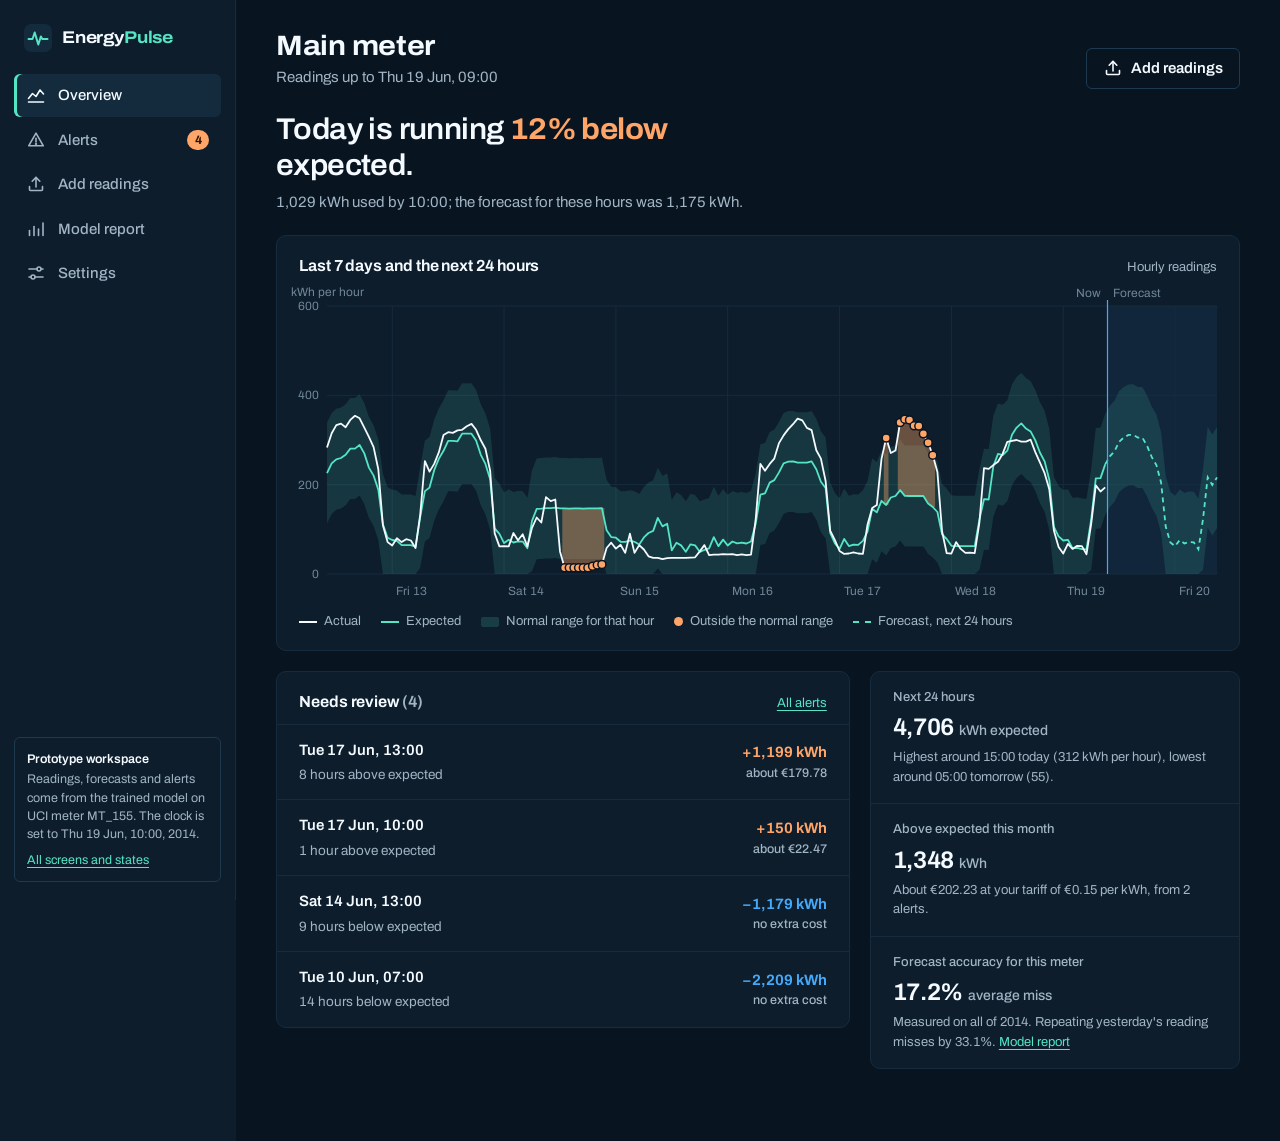
<file: ui/index.html>
<!DOCTYPE html>
<html lang="en">
<head>
  <meta charset="utf-8">
  <meta name="viewport" content="width=device-width, initial-scale=1">
  <title>Overview - EnergyPulse AI</title>
  <link rel="stylesheet" href="assets/app.css">
</head>
<body data-page="overview">
  <div id="app"></div>
  <noscript>EnergyPulse AI needs JavaScript to show this screen.</noscript>
  <script src="assets/data.js"></script>
  <script src="assets/app.js"></script>
  <script src="assets/pages.js"></script>
</body>
</html>
</file>
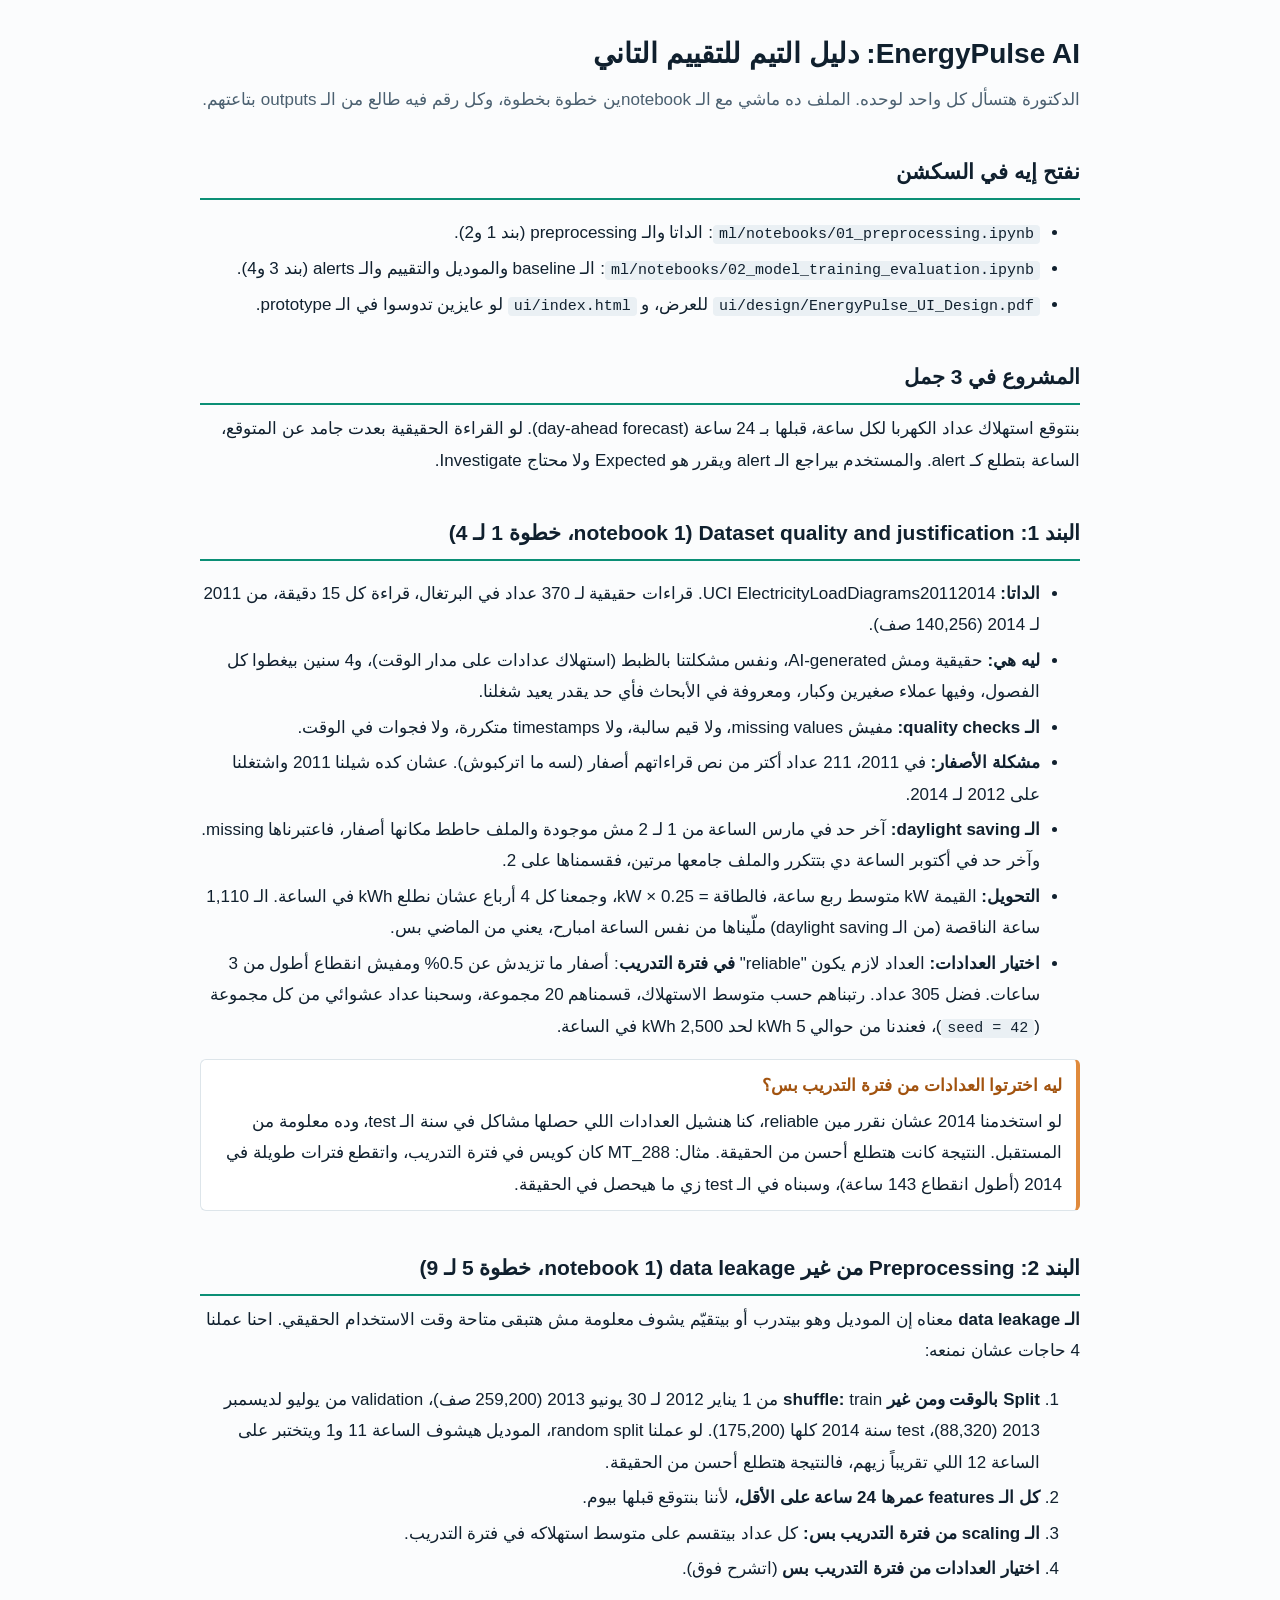
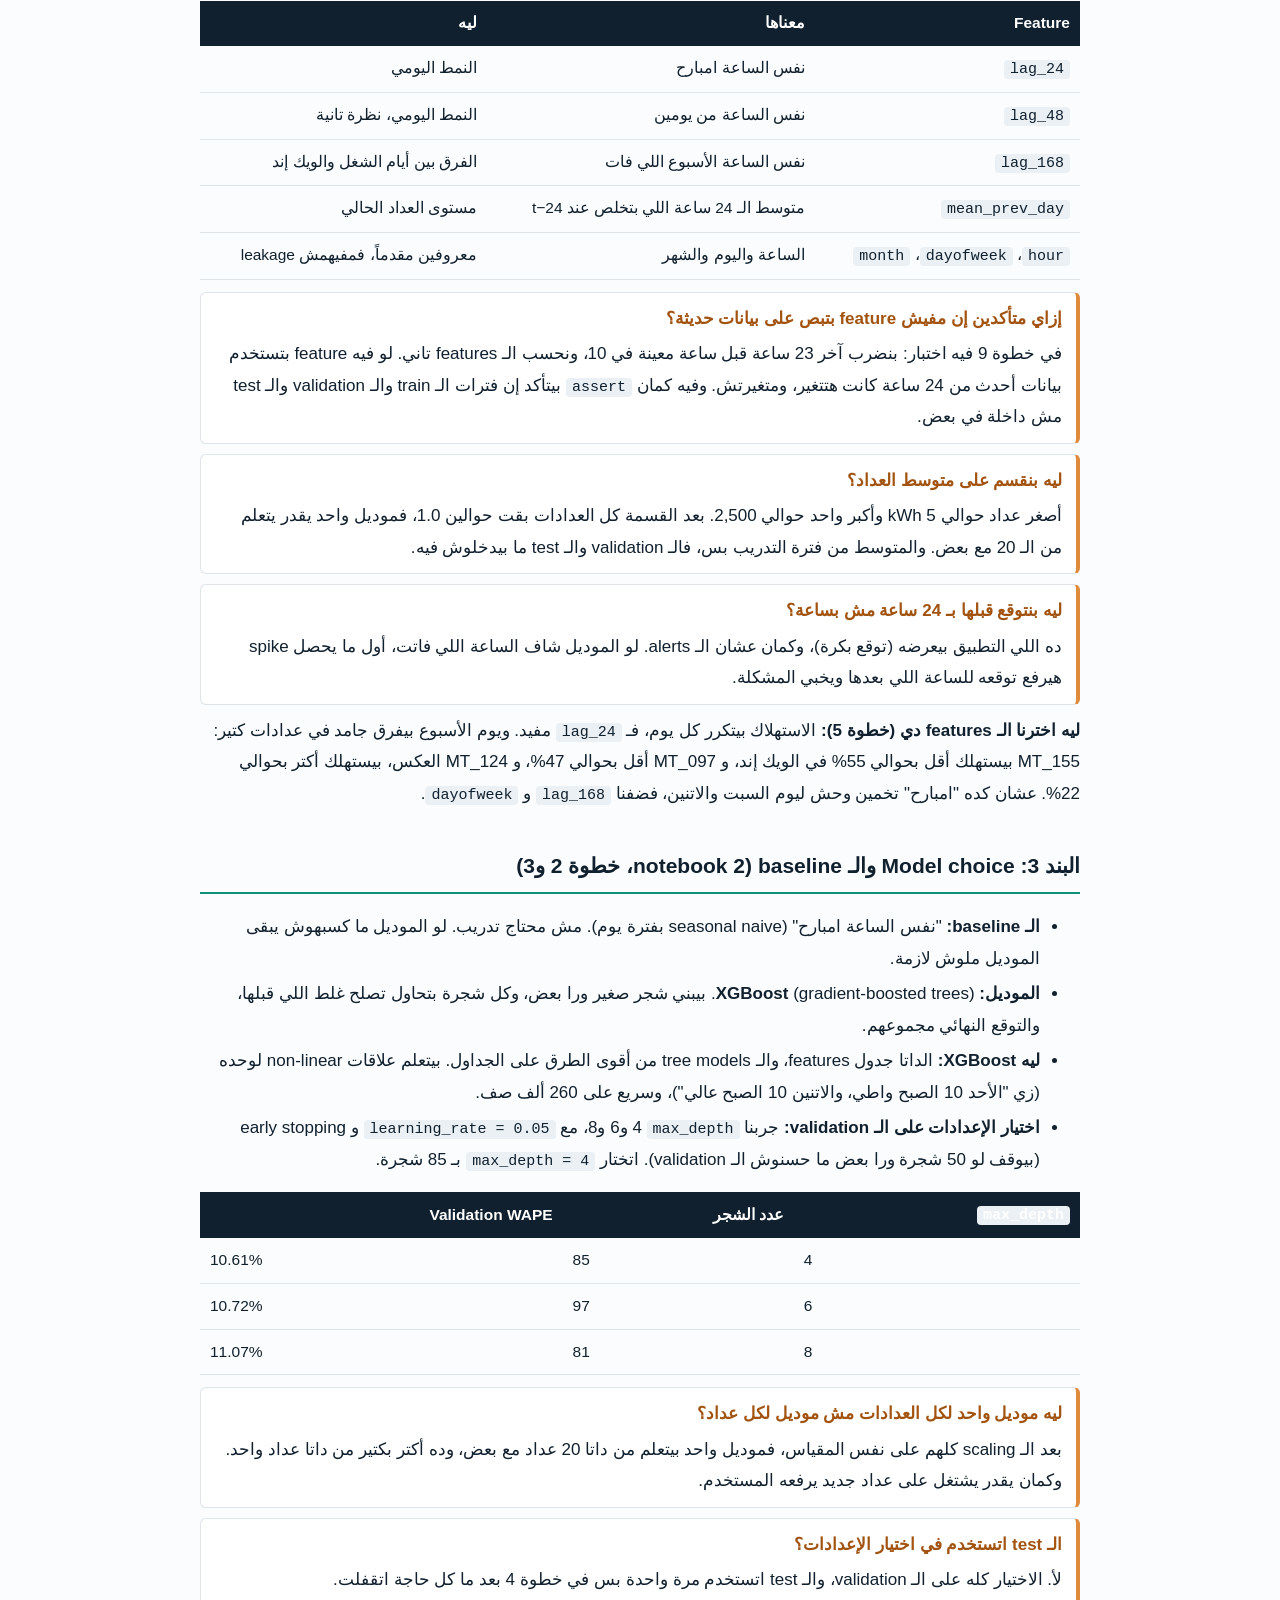
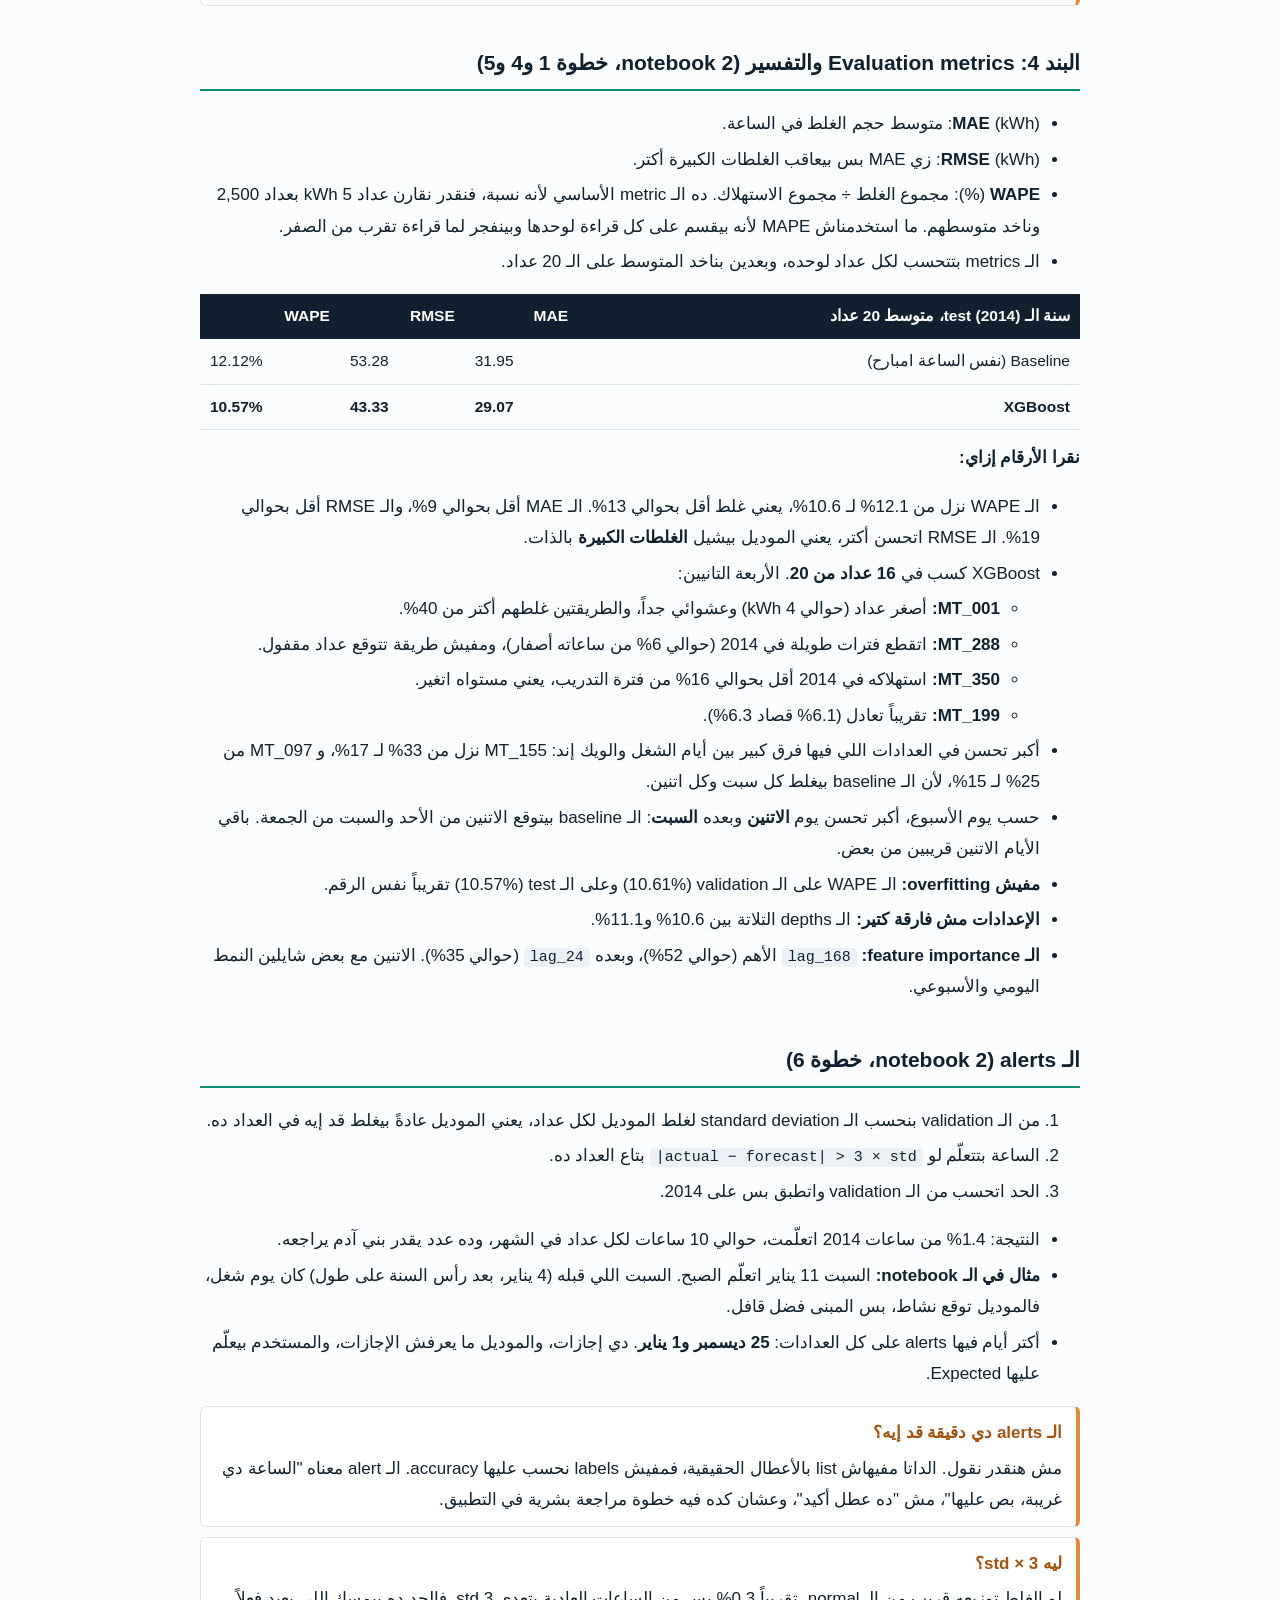
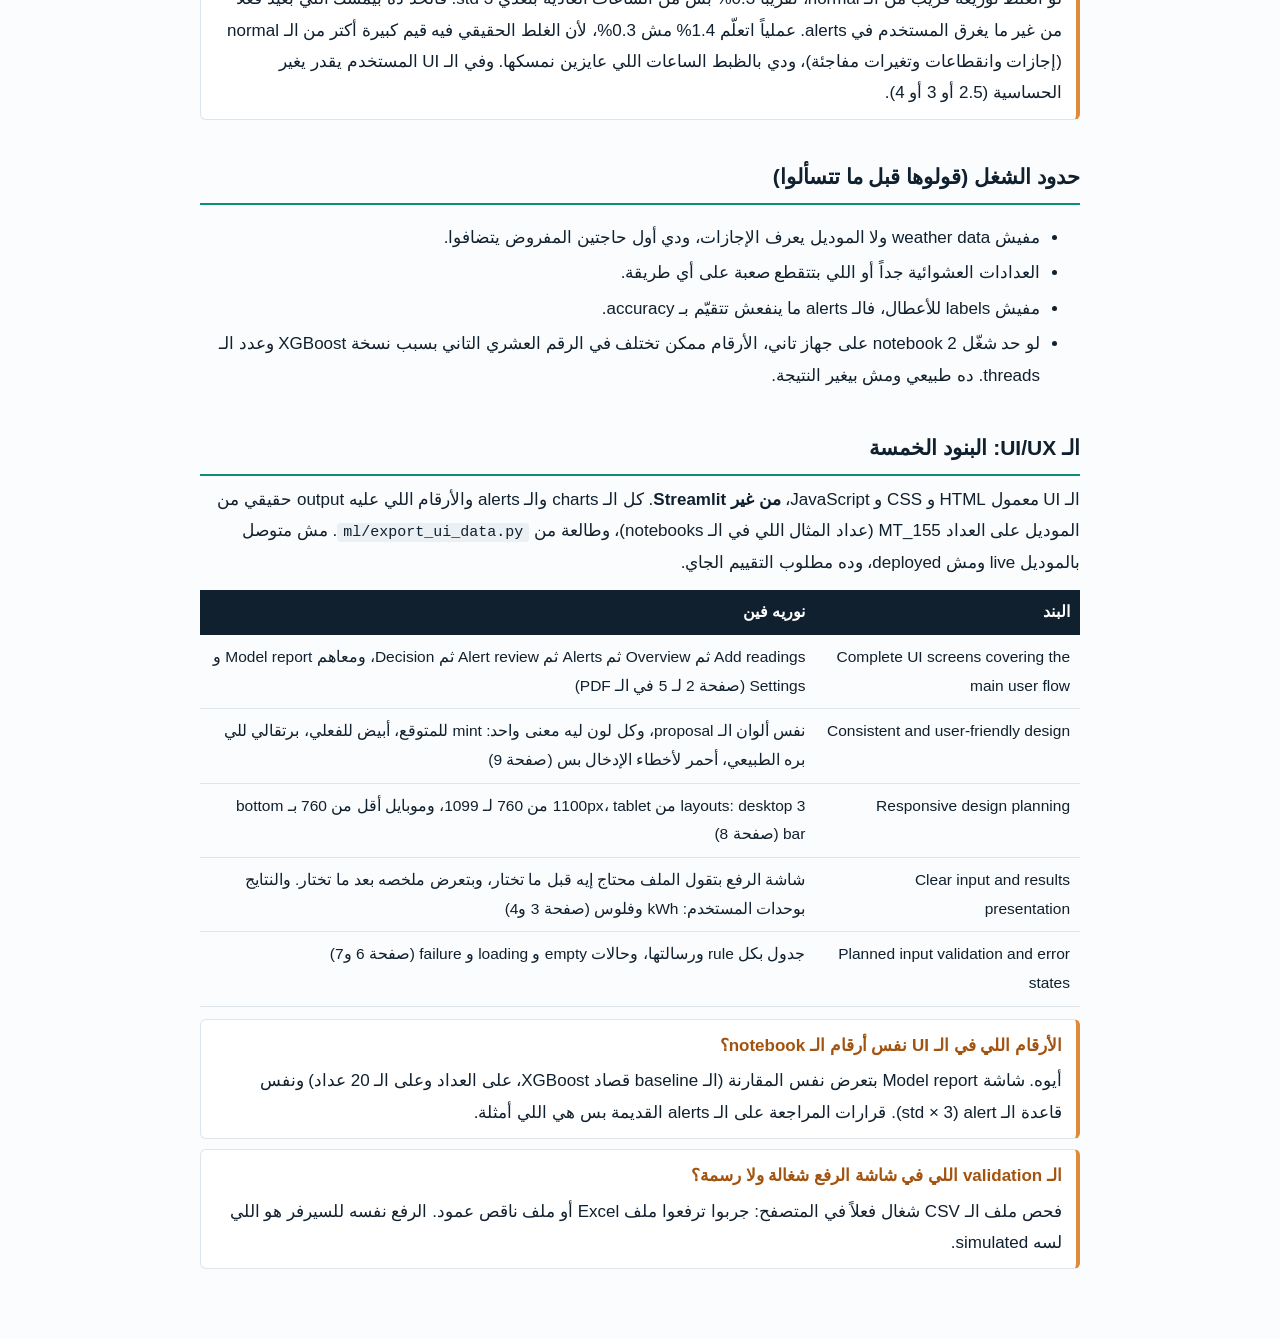
<file: docs/Team_Guide_AR.html>
<!DOCTYPE html>
<html lang="ar" dir="rtl">
<head>
<meta charset="utf-8">
<meta name="viewport" content="width=device-width, initial-scale=1">
<title>EnergyPulse AI - دليل التيم للتقييم التاني</title>
<style>
  body { font-family: "Segoe UI", Tahoma, Arial, sans-serif; max-width: 880px; margin: 0 auto; padding: 28px 22px 60px; line-height: 1.85; color: #10202e; background: #fbfcfd; font-size: 17px; }
  h1 { font-size: 28px; margin: 0 0 4px; }
  h2 { font-size: 21px; margin: 38px 0 8px; padding-bottom: 6px; border-bottom: 2px solid #0b8f76; }
  h3 { font-size: 17.5px; margin: 22px 0 4px; color: #0b6b59; }
  p { margin: 8px 0; }
  code, .en { direction: ltr; unicode-bidi: isolate; }
  code { font-family: Consolas, "Courier New", monospace; font-size: 15px; background: #eaf0f4; padding: 1px 6px; border-radius: 4px; }
  table { width: 100%; border-collapse: collapse; margin: 12px 0; font-size: 15.5px; }
  th { background: #10202e; color: #fff; padding: 8px 10px; text-align: right; font-weight: 600; }
  td { padding: 8px 10px; border-bottom: 1px solid #dde5ea; vertical-align: top; }
  td.n { direction: ltr; text-align: left; white-space: nowrap; font-variant-numeric: tabular-nums; }
  .q { background: #fff; border: 1px solid #dde5ea; border-right: 4px solid #e08a3c; border-radius: 6px; padding: 10px 14px; margin: 10px 0; }
  .q b { color: #a2530f; }
  .q p { margin: 4px 0 0; }
  .warn { background: #fff7ef; border: 1px solid #f0c9a0; border-radius: 6px; padding: 12px 16px; margin: 14px 0; }
  .lead { color: #4b6070; margin-top: 0; }
  li { margin: 4px 0; }
  @media print { body { background: #fff; font-size: 14px; } h2 { break-after: avoid; } .q, tr { break-inside: avoid; } }
</style>
</head>
<body>

<h1>EnergyPulse AI: دليل التيم للتقييم التاني</h1>
<p class="lead">الدكتورة هتسأل كل واحد لوحده. الملف ده ماشي مع الـ notebookين خطوة بخطوة، وكل رقم فيه طالع من الـ outputs بتاعتهم.</p>

<h2>نفتح إيه في السكشن</h2>
<ul>
  <li><code>ml/notebooks/01_preprocessing.ipynb</code>: الداتا والـ preprocessing (بند 1 و2).</li>
  <li><code>ml/notebooks/02_model_training_evaluation.ipynb</code>: الـ baseline والموديل والتقييم والـ alerts (بند 3 و4).</li>
  <li><code>ui/design/EnergyPulse_UI_Design.pdf</code> للعرض، و <code>ui/index.html</code> لو عايزين تدوسوا في الـ prototype.</li>
</ul>

<h2>المشروع في 3 جمل</h2>
<p>بنتوقع استهلاك عداد الكهربا لكل ساعة، قبلها بـ 24 ساعة (<span class="en">day-ahead forecast</span>). لو القراءة الحقيقية بعدت جامد عن المتوقع، الساعة بتطلع كـ alert. والمستخدم بيراجع الـ alert ويقرر هو <span class="en">Expected</span> ولا محتاج <span class="en">Investigate</span>.</p>

<h2>البند 1: Dataset quality and justification (notebook 1، خطوة 1 لـ 4)</h2>
<ul>
  <li><b>الداتا:</b> <span class="en">UCI ElectricityLoadDiagrams20112014</span>. قراءات حقيقية لـ 370 عداد في البرتغال، قراءة كل 15 دقيقة، من 2011 لـ 2014 (140,256 صف).</li>
  <li><b>ليه هي:</b> حقيقية ومش AI-generated، ونفس مشكلتنا بالظبط (استهلاك عدادات على مدار الوقت)، و4 سنين بيغطوا كل الفصول، وفيها عملاء صغيرين وكبار، ومعروفة في الأبحاث فأي حد يقدر يعيد شغلنا.</li>
  <li><b>الـ quality checks:</b> مفيش missing values، ولا قيم سالبة، ولا timestamps متكررة، ولا فجوات في الوقت.</li>
  <li><b>مشكلة الأصفار:</b> في 2011، ‏211 عداد أكتر من نص قراءاتهم أصفار (لسه ما اتركبوش). عشان كده شيلنا 2011 واشتغلنا على 2012 لـ 2014.</li>
  <li><b>الـ daylight saving:</b> آخر حد في مارس الساعة من 1 لـ 2 مش موجودة والملف حاطط مكانها أصفار، فاعتبرناها missing. وآخر حد في أكتوبر الساعة دي بتتكرر والملف جامعها مرتين، فقسمناها على 2.</li>
  <li><b>التحويل:</b> القيمة kW متوسط ربع ساعة، فالطاقة = kW × 0.25، وجمعنا كل 4 أرباع عشان نطلع kWh في الساعة. الـ 1,110 ساعة الناقصة (من الـ daylight saving) ملّيناها من نفس الساعة امبارح، يعني من الماضي بس.</li>
  <li><b>اختيار العدادات:</b> العداد لازم يكون "reliable" <b>في فترة التدريب</b>: أصفار ما تزيدش عن 0.5% ومفيش انقطاع أطول من 3 ساعات. فضل 305 عداد. رتبناهم حسب متوسط الاستهلاك، قسمناهم 20 مجموعة، وسحبنا عداد عشوائي من كل مجموعة (<code>seed = 42</code>)، فعندنا من حوالي 5 kWh لحد 2,500 kWh في الساعة.</li>
</ul>
<div class="q"><b>ليه اخترتوا العدادات من فترة التدريب بس؟</b><p>لو استخدمنا 2014 عشان نقرر مين reliable، كنا هنشيل العدادات اللي حصلها مشاكل في سنة الـ test، وده معلومة من المستقبل. النتيجة كانت هتطلع أحسن من الحقيقة. مثال: MT_288 كان كويس في فترة التدريب، واتقطع فترات طويلة في 2014 (أطول انقطاع 143 ساعة)، وسبناه في الـ test زي ما هيحصل في الحقيقة.</p></div>

<h2>البند 2: Preprocessing من غير data leakage (notebook 1، خطوة 5 لـ 9)</h2>
<p><b>الـ data leakage</b> معناه إن الموديل وهو بيتدرب أو بيتقيّم يشوف معلومة مش هتبقى متاحة وقت الاستخدام الحقيقي. احنا عملنا 4 حاجات عشان نمنعه:</p>
<ol>
  <li><b>Split بالوقت ومن غير shuffle:</b> train من 1 يناير 2012 لـ 30 يونيو 2013 (259,200 صف)، validation من يوليو لديسمبر 2013 (88,320)، test سنة 2014 كلها (175,200). لو عملنا random split، الموديل هيشوف الساعة 11 و1 ويتختبر على الساعة 12 اللي تقريباً زيهم، فالنتيجة هتطلع أحسن من الحقيقة.</li>
  <li><b>كل الـ features عمرها 24 ساعة على الأقل،</b> لأننا بنتوقع قبلها بيوم.</li>
  <li><b>الـ scaling من فترة التدريب بس:</b> كل عداد بيتقسم على متوسط استهلاكه في فترة التدريب.</li>
  <li><b>اختيار العدادات من فترة التدريب بس</b> (اتشرح فوق).</li>
</ol>
<table>
  <tr><th>Feature</th><th>معناها</th><th>ليه</th></tr>
  <tr><td><code>lag_24</code></td><td>نفس الساعة امبارح</td><td>النمط اليومي</td></tr>
  <tr><td><code>lag_48</code></td><td>نفس الساعة من يومين</td><td>النمط اليومي، نظرة تانية</td></tr>
  <tr><td><code>lag_168</code></td><td>نفس الساعة الأسبوع اللي فات</td><td>الفرق بين أيام الشغل والويك إند</td></tr>
  <tr><td><code>mean_prev_day</code></td><td>متوسط الـ 24 ساعة اللي بتخلص عند t−24</td><td>مستوى العداد الحالي</td></tr>
  <tr><td><code>hour</code>، <code>dayofweek</code>، <code>month</code></td><td>الساعة واليوم والشهر</td><td>معروفين مقدماً، فمفيهمش leakage</td></tr>
</table>
<div class="q"><b>إزاي متأكدين إن مفيش feature بتبص على بيانات حديثة؟</b><p>في خطوة 9 فيه اختبار: بنضرب آخر 23 ساعة قبل ساعة معينة في 10، ونحسب الـ features تاني. لو فيه feature بتستخدم بيانات أحدث من 24 ساعة كانت هتتغير، ومتغيرتش. وفيه كمان <code>assert</code> بيتأكد إن فترات الـ train والـ validation والـ test مش داخلة في بعض.</p></div>
<div class="q"><b>ليه بنقسم على متوسط العداد؟</b><p>أصغر عداد حوالي 5 kWh وأكبر واحد حوالي 2,500. بعد القسمة كل العدادات بقت حوالين 1.0، فموديل واحد يقدر يتعلم من الـ 20 مع بعض. والمتوسط من فترة التدريب بس، فالـ validation والـ test ما بيدخلوش فيه.</p></div>
<div class="q"><b>ليه بنتوقع قبلها بـ 24 ساعة مش بساعة؟</b><p>ده اللي التطبيق بيعرضه (توقع بكرة)، وكمان عشان الـ alerts. لو الموديل شاف الساعة اللي فاتت، أول ما يحصل spike هيرفع توقعه للساعة اللي بعدها ويخبي المشكلة.</p></div>
<p><b>ليه اخترنا الـ features دي (خطوة 5):</b> الاستهلاك بيتكرر كل يوم، فـ <code>lag_24</code> مفيد. ويوم الأسبوع بيفرق جامد في عدادات كتير: MT_155 بيستهلك أقل بحوالي 55% في الويك إند، و MT_097 أقل بحوالي 47%، و MT_124 العكس، بيستهلك أكتر بحوالي 22%. عشان كده "امبارح" تخمين وحش ليوم السبت والاتنين، فضفنا <code>lag_168</code> و <code>dayofweek</code>.</p>

<h2>البند 3: Model choice والـ baseline (notebook 2، خطوة 2 و3)</h2>
<ul>
  <li><b>الـ baseline:</b> "نفس الساعة امبارح" (<span class="en">seasonal naive</span> بفترة يوم). مش محتاج تدريب. لو الموديل ما كسبهوش يبقى الموديل ملوش لازمة.</li>
  <li><b>الموديل: XGBoost</b> (gradient-boosted trees). بيبني شجر صغير ورا بعض، وكل شجرة بتحاول تصلح غلط اللي قبلها، والتوقع النهائي مجموعهم.</li>
  <li><b>ليه XGBoost:</b> الداتا جدول features، والـ tree models من أقوى الطرق على الجداول. بيتعلم علاقات non-linear لوحده (زي "الأحد 10 الصبح واطي، والاتنين 10 الصبح عالي")، وسريع على 260 ألف صف.</li>
  <li><b>اختيار الإعدادات على الـ validation:</b> جربنا <code>max_depth</code> 4 و6 و8، مع <code>learning_rate = 0.05</code> و early stopping (بيوقف لو 50 شجرة ورا بعض ما حسنوش الـ validation). اتختار <code>max_depth = 4</code> بـ 85 شجرة.</li>
</ul>
<table>
  <tr><th><code>max_depth</code></th><th>عدد الشجر</th><th>Validation WAPE</th></tr>
  <tr><td class="n">4</td><td class="n">85</td><td class="n">10.61%</td></tr>
  <tr><td class="n">6</td><td class="n">97</td><td class="n">10.72%</td></tr>
  <tr><td class="n">8</td><td class="n">81</td><td class="n">11.07%</td></tr>
</table>
<div class="q"><b>ليه موديل واحد لكل العدادات مش موديل لكل عداد؟</b><p>بعد الـ scaling كلهم على نفس المقياس، فموديل واحد بيتعلم من داتا 20 عداد مع بعض، وده أكتر بكتير من داتا عداد واحد. وكمان يقدر يشتغل على عداد جديد يرفعه المستخدم.</p></div>
<div class="q"><b>الـ test اتستخدم في اختيار الإعدادات؟</b><p>لأ. الاختيار كله على الـ validation، والـ test اتستخدم مرة واحدة بس في خطوة 4 بعد ما كل حاجة اتقفلت.</p></div>

<h2>البند 4: Evaluation metrics والتفسير (notebook 2، خطوة 1 و4 و5)</h2>
<ul>
  <li><b>MAE</b> (kWh): متوسط حجم الغلط في الساعة.</li>
  <li><b>RMSE</b> (kWh): زي MAE بس بيعاقب الغلطات الكبيرة أكتر.</li>
  <li><b>WAPE</b> (%): مجموع الغلط ÷ مجموع الاستهلاك. ده الـ metric الأساسي لأنه نسبة، فنقدر نقارن عداد 5 kWh بعداد 2,500 وناخد متوسطهم. ما استخدمناش MAPE لأنه بيقسم على كل قراءة لوحدها وبينفجر لما قراءة تقرب من الصفر.</li>
  <li>الـ metrics بتتحسب لكل عداد لوحده، وبعدين بناخد المتوسط على الـ 20 عداد.</li>
</ul>
<table>
  <tr><th>سنة الـ test (2014)، متوسط 20 عداد</th><th>MAE</th><th>RMSE</th><th>WAPE</th></tr>
  <tr><td>Baseline (نفس الساعة امبارح)</td><td class="n">31.95</td><td class="n">53.28</td><td class="n">12.12%</td></tr>
  <tr><td><b>XGBoost</b></td><td class="n"><b>29.07</b></td><td class="n"><b>43.33</b></td><td class="n"><b>10.57%</b></td></tr>
</table>
<p><b>نقرا الأرقام إزاي:</b></p>
<ul>
  <li>الـ WAPE نزل من 12.1% لـ 10.6%، يعني غلط أقل بحوالي 13%. الـ MAE أقل بحوالي 9%، والـ RMSE أقل بحوالي 19%. الـ RMSE اتحسن أكتر، يعني الموديل بيشيل <b>الغلطات الكبيرة</b> بالذات.</li>
  <li>XGBoost كسب في <b>16 عداد من 20</b>. الأربعة التانيين:
    <ul>
      <li><b>MT_001:</b> أصغر عداد (حوالي 4 kWh) وعشوائي جداً، والطريقتين غلطهم أكتر من 40%.</li>
      <li><b>MT_288:</b> اتقطع فترات طويلة في 2014 (حوالي 6% من ساعاته أصفار)، ومفيش طريقة تتوقع عداد مقفول.</li>
      <li><b>MT_350:</b> استهلاكه في 2014 أقل بحوالي 16% من فترة التدريب، يعني مستواه اتغير.</li>
      <li><b>MT_199:</b> تقريباً تعادل (6.1% قصاد 6.3%).</li>
    </ul></li>
  <li>أكبر تحسن في العدادات اللي فيها فرق كبير بين أيام الشغل والويك إند: MT_155 نزل من 33% لـ 17%، و MT_097 من 25% لـ 15%، لأن الـ baseline بيغلط كل سبت وكل اتنين.</li>
  <li>حسب يوم الأسبوع، أكبر تحسن يوم <b>الاتنين</b> وبعده <b>السبت</b>: الـ baseline بيتوقع الاتنين من الأحد والسبت من الجمعة. باقي الأيام الاتنين قريبين من بعض.</li>
  <li><b>مفيش overfitting:</b> الـ WAPE على الـ validation ‏(10.61%) وعلى الـ test ‏(10.57%) تقريباً نفس الرقم.</li>
  <li><b>الإعدادات مش فارقة كتير:</b> الـ depths التلاتة بين 10.6% و11.1%.</li>
  <li><b>الـ feature importance:</b> <code>lag_168</code> الأهم (حوالي 52%)، وبعده <code>lag_24</code> (حوالي 35%). الاتنين مع بعض شايلين النمط اليومي والأسبوعي.</li>
</ul>

<h2>الـ alerts (notebook 2، خطوة 6)</h2>
<ol>
  <li>من الـ validation بنحسب الـ standard deviation لغلط الموديل لكل عداد، يعني الموديل عادةً بيغلط قد إيه في العداد ده.</li>
  <li>الساعة بتتعلّم لو <code>|actual − forecast| &gt; 3 × std</code> بتاع العداد ده.</li>
  <li>الحد اتحسب من الـ validation واتطبق بس على 2014.</li>
</ol>
<ul>
  <li>النتيجة: 1.4% من ساعات 2014 اتعلّمت، حوالي 10 ساعات لكل عداد في الشهر، وده عدد يقدر بني آدم يراجعه.</li>
  <li><b>مثال في الـ notebook:</b> السبت 11 يناير اتعلّم الصبح. السبت اللي قبله (4 يناير، بعد رأس السنة على طول) كان يوم شغل، فالموديل توقع نشاط، بس المبنى فضل قافل.</li>
  <li>أكتر أيام فيها alerts على كل العدادات: <b>25 ديسمبر و1 يناير</b>. دي إجازات، والموديل ما يعرفش الإجازات، والمستخدم بيعلّم عليها Expected.</li>
</ul>
<div class="q"><b>الـ alerts دي دقيقة قد إيه؟</b><p>مش هنقدر نقول. الداتا مفيهاش list بالأعطال الحقيقية، فمفيش labels نحسب عليها accuracy. الـ alert معناه "الساعة دي غريبة، بص عليها"، مش "ده عطل أكيد"، وعشان كده فيه خطوة مراجعة بشرية في التطبيق.</p></div>
<div class="q"><b>ليه 3 × std؟</b><p>لو الغلط توزيعه قريب من الـ normal، تقريباً 0.3% بس من الساعات العادية بتعدي 3 std. فالحد ده بيمسك اللي بعيد فعلاً من غير ما يغرق المستخدم في alerts. عملياً اتعلّم 1.4% مش 0.3%، لأن الغلط الحقيقي فيه قيم كبيرة أكتر من الـ normal (إجازات وانقطاعات وتغيرات مفاجئة)، ودي بالظبط الساعات اللي عايزين نمسكها. وفي الـ UI المستخدم يقدر يغير الحساسية (2.5 أو 3 أو 4).</p></div>

<h2>حدود الشغل (قولوها قبل ما تتسألوا)</h2>
<ul>
  <li>مفيش weather data ولا الموديل يعرف الإجازات، ودي أول حاجتين المفروض يتضافوا.</li>
  <li>العدادات العشوائية جداً أو اللي بتتقطع صعبة على أي طريقة.</li>
  <li>مفيش labels للأعطال، فالـ alerts ما ينفعش تتقيّم بـ accuracy.</li>
  <li>لو حد شغّل notebook 2 على جهاز تاني، الأرقام ممكن تختلف في الرقم العشري التاني بسبب نسخة XGBoost وعدد الـ threads. ده طبيعي ومش بيغير النتيجة.</li>
</ul>

<h2>الـ UI/UX: البنود الخمسة</h2>
<p>الـ UI معمول HTML و CSS و JavaScript، <b>من غير Streamlit</b>. كل الـ charts والـ alerts والأرقام اللي عليه output حقيقي من الموديل على العداد MT_155 (عداد المثال اللي في الـ notebooks)، وطالعة من <code>ml/export_ui_data.py</code>. مش متوصل بالموديل live ومش deployed، وده مطلوب التقييم الجاي.</p>
<table>
  <tr><th>البند</th><th>نوريه فين</th></tr>
  <tr><td>Complete UI screens covering the main user flow</td><td>Add readings ثم Overview ثم Alerts ثم Alert review ثم Decision، ومعاهم Model report و Settings (صفحة 2 لـ 5 في الـ PDF)</td></tr>
  <tr><td>Consistent and user-friendly design</td><td>نفس ألوان الـ proposal، وكل لون ليه معنى واحد: mint للمتوقع، أبيض للفعلي، برتقالي للي بره الطبيعي، أحمر لأخطاء الإدخال بس (صفحة 9)</td></tr>
  <tr><td>Responsive design planning</td><td>3 layouts: desktop من 1100px، tablet من 760 لـ 1099، وموبايل أقل من 760 بـ bottom bar (صفحة 8)</td></tr>
  <tr><td>Clear input and results presentation</td><td>شاشة الرفع بتقول الملف محتاج إيه قبل ما تختار، وبتعرض ملخصه بعد ما تختار. والنتايج بوحدات المستخدم: kWh وفلوس (صفحة 3 و4)</td></tr>
  <tr><td>Planned input validation and error states</td><td>جدول بكل rule ورسالتها، وحالات empty و loading و failure (صفحة 6 و7)</td></tr>
</table>
<div class="q"><b>الأرقام اللي في الـ UI نفس أرقام الـ notebook؟</b><p>أيوه. شاشة Model report بتعرض نفس المقارنة (الـ baseline قصاد XGBoost، على العداد وعلى الـ 20 عداد) ونفس قاعدة الـ alert (‏3 × std). قرارات المراجعة على الـ alerts القديمة بس هي اللي أمثلة.</p></div>
<div class="q"><b>الـ validation اللي في شاشة الرفع شغالة ولا رسمة؟</b><p>فحص ملف الـ CSV شغال فعلاً في المتصفح: جربوا ترفعوا ملف Excel أو ملف ناقص عمود. الرفع نفسه للسيرفر هو اللي لسه simulated.</p></div>

</body>
</html>
</file>
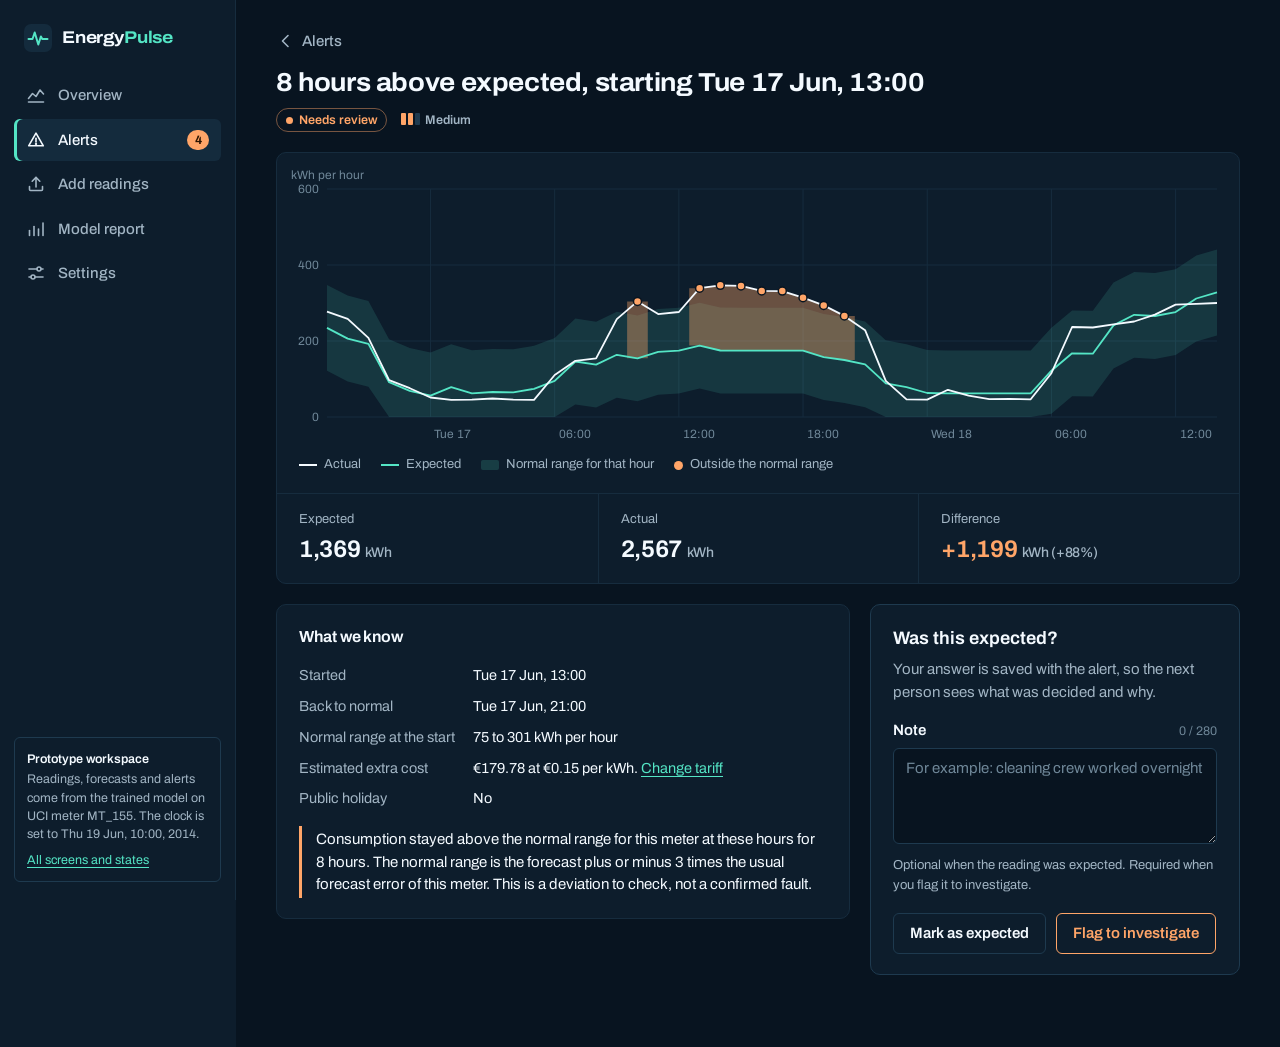
<file: ui/alert.html>
<!DOCTYPE html>
<html lang="en">
<head>
  <meta charset="utf-8">
  <meta name="viewport" content="width=device-width, initial-scale=1">
  <title>Alert review - EnergyPulse AI</title>
  <link rel="stylesheet" href="assets/app.css">
</head>
<body data-page="alert">
  <div id="app"></div>
  <noscript>EnergyPulse AI needs JavaScript to show this screen.</noscript>
  <script src="assets/data.js"></script>
  <script src="assets/app.js"></script>
  <script src="assets/pages.js"></script>
</body>
</html>
</file>
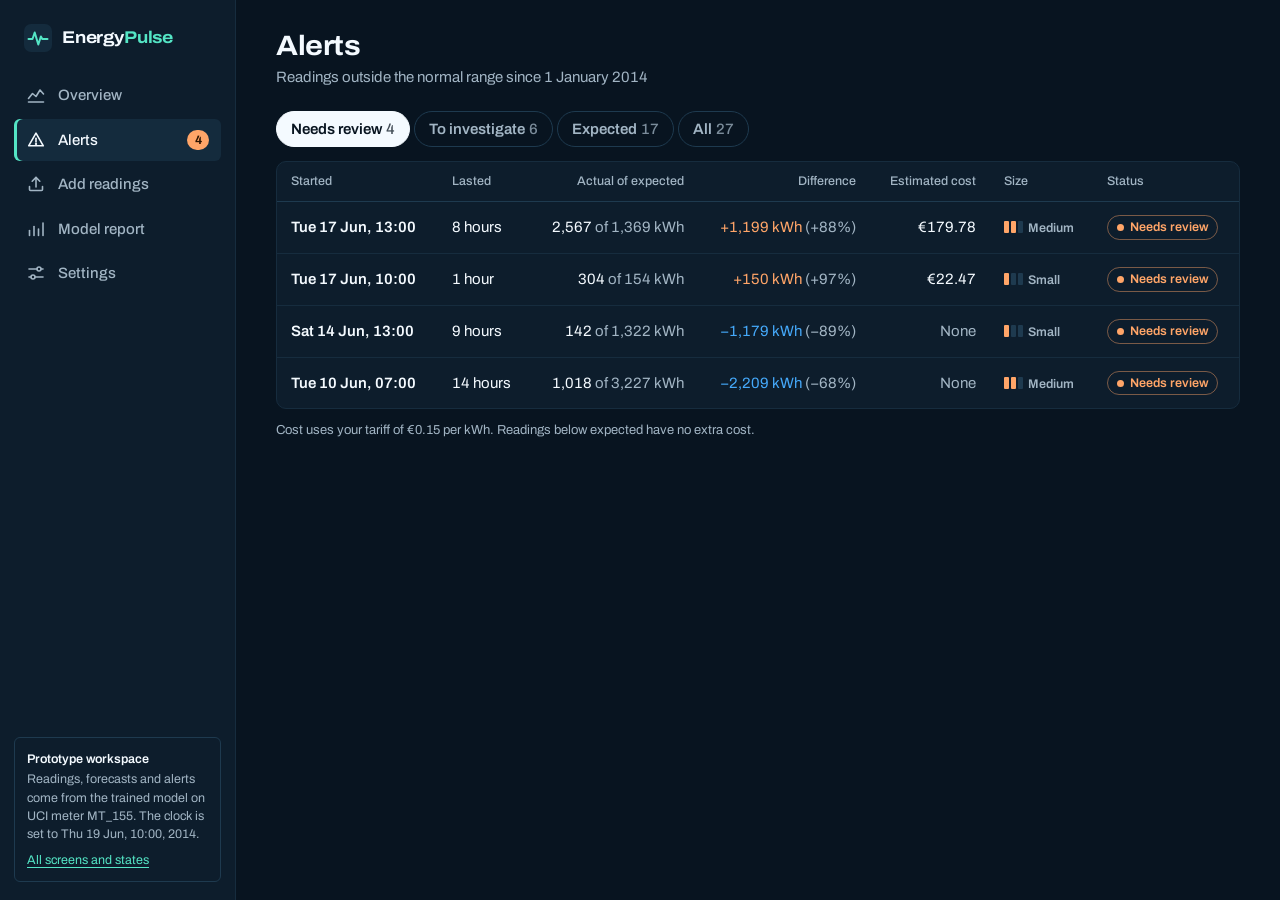
<file: ui/alerts.html>
<!DOCTYPE html>
<html lang="en">
<head>
  <meta charset="utf-8">
  <meta name="viewport" content="width=device-width, initial-scale=1">
  <title>Alerts - EnergyPulse AI</title>
  <link rel="stylesheet" href="assets/app.css">
</head>
<body data-page="alerts">
  <div id="app"></div>
  <noscript>EnergyPulse AI needs JavaScript to show this screen.</noscript>
  <script src="assets/data.js"></script>
  <script src="assets/app.js"></script>
  <script src="assets/pages.js"></script>
</body>
</html>
</file>
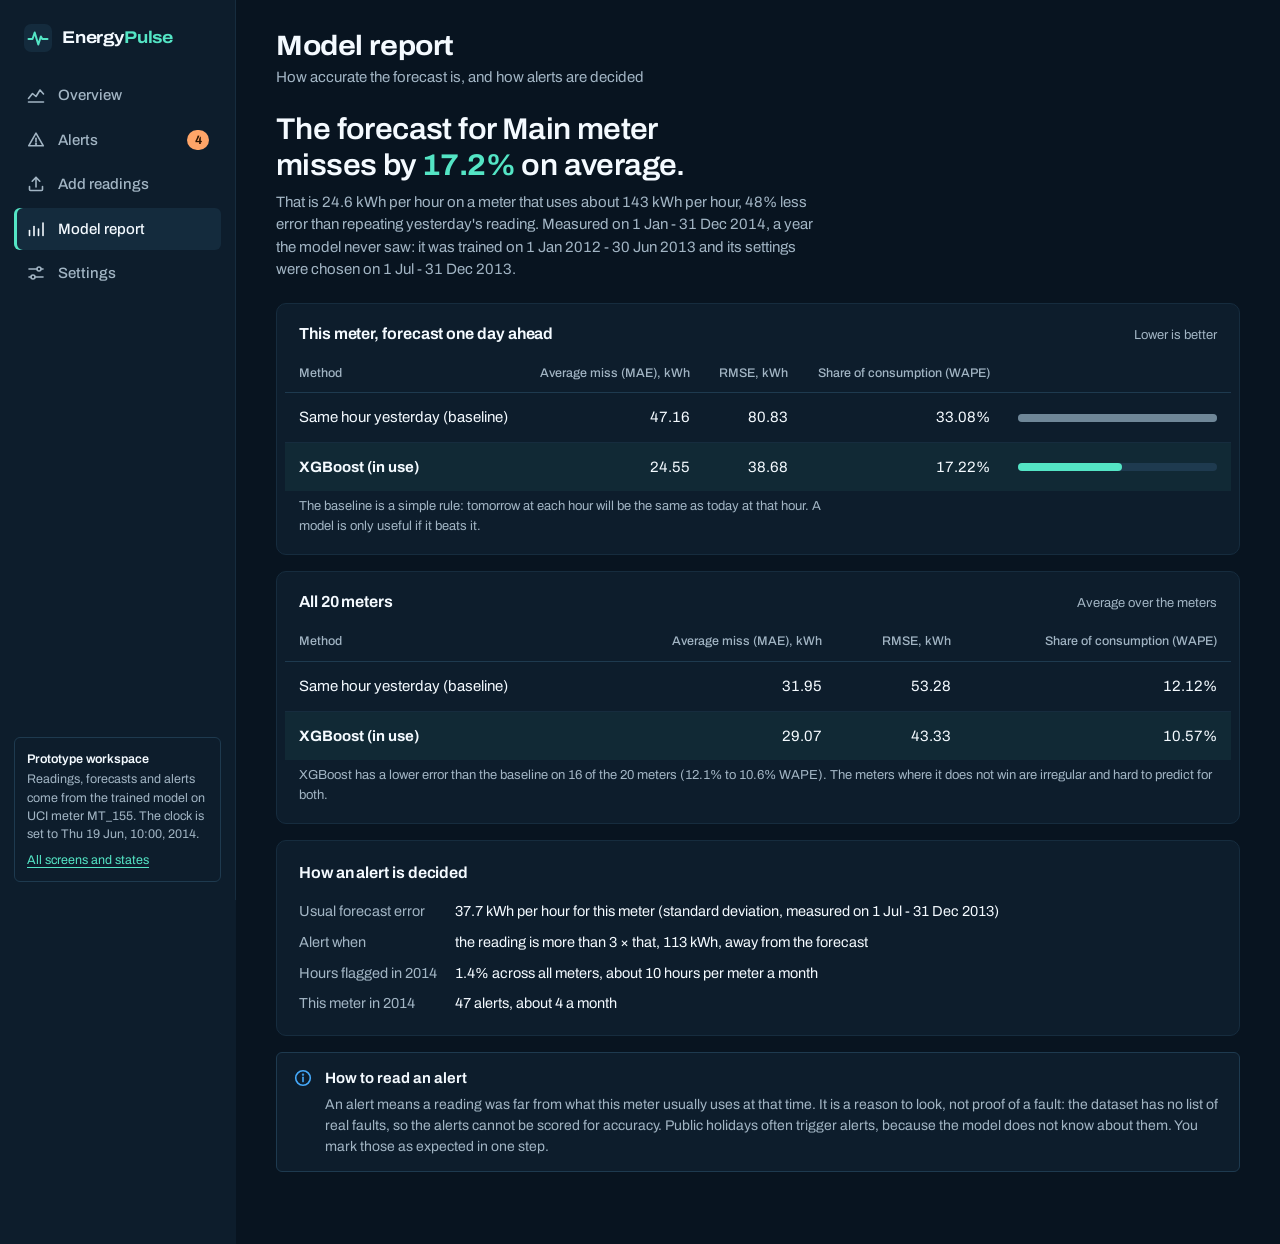
<file: ui/model.html>
<!DOCTYPE html>
<html lang="en">
<head>
  <meta charset="utf-8">
  <meta name="viewport" content="width=device-width, initial-scale=1">
  <title>Model report - EnergyPulse AI</title>
  <link rel="stylesheet" href="assets/app.css">
</head>
<body data-page="model">
  <div id="app"></div>
  <noscript>EnergyPulse AI needs JavaScript to show this screen.</noscript>
  <script src="assets/data.js"></script>
  <script src="assets/app.js"></script>
  <script src="assets/pages.js"></script>
</body>
</html>
</file>
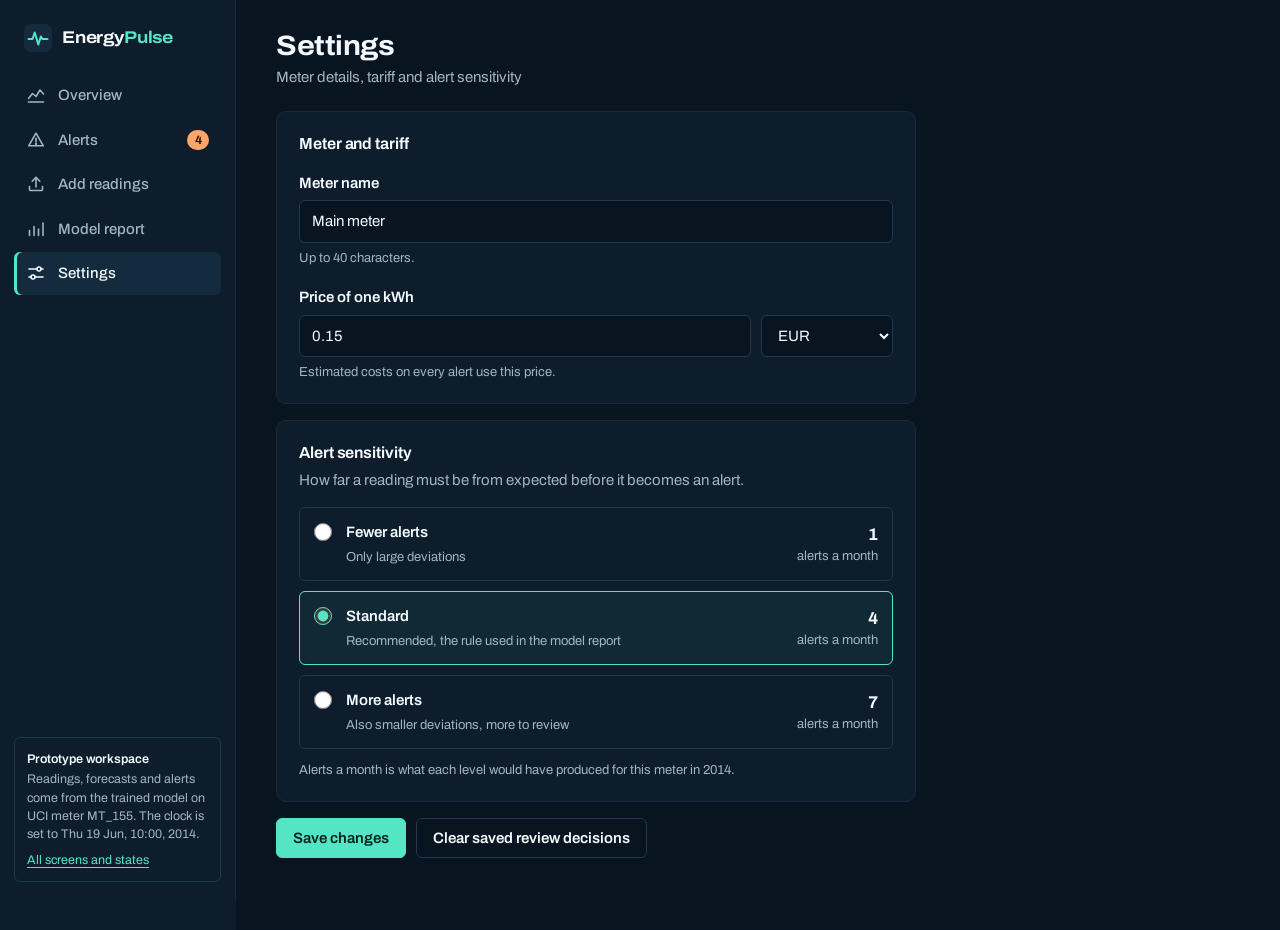
<file: ui/settings.html>
<!DOCTYPE html>
<html lang="en">
<head>
  <meta charset="utf-8">
  <meta name="viewport" content="width=device-width, initial-scale=1">
  <title>Settings - EnergyPulse AI</title>
  <link rel="stylesheet" href="assets/app.css">
</head>
<body data-page="settings">
  <div id="app"></div>
  <noscript>EnergyPulse AI needs JavaScript to show this screen.</noscript>
  <script src="assets/data.js"></script>
  <script src="assets/app.js"></script>
  <script src="assets/pages.js"></script>
</body>
</html>
</file>
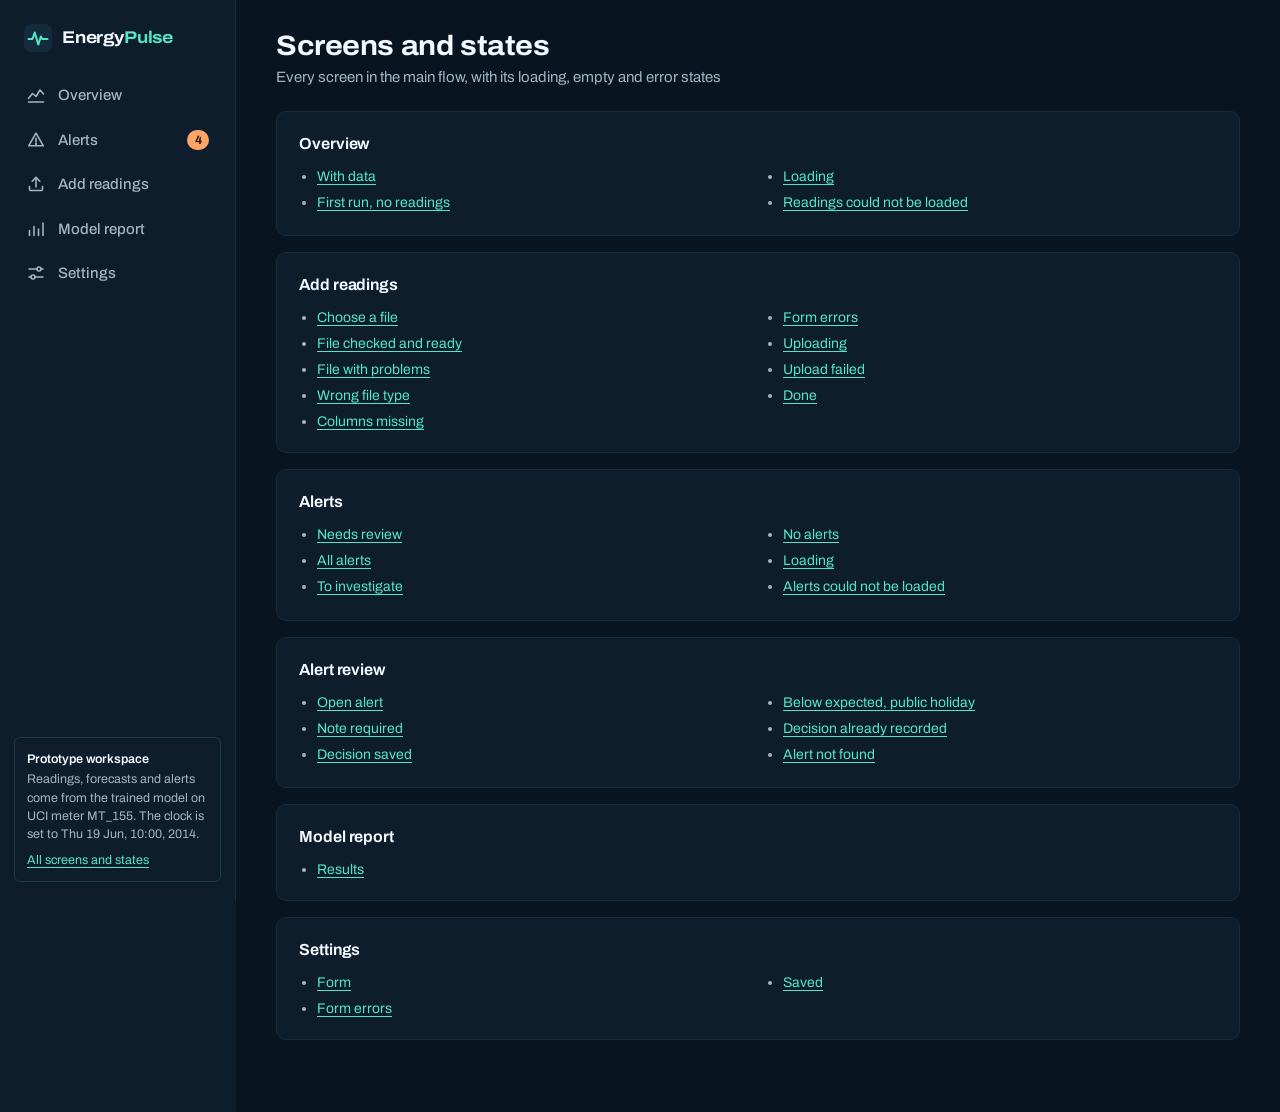
<file: ui/states.html>
<!DOCTYPE html>
<html lang="en">
<head>
  <meta charset="utf-8">
  <meta name="viewport" content="width=device-width, initial-scale=1">
  <title>Screens and states - EnergyPulse AI</title>
  <link rel="stylesheet" href="assets/app.css">
</head>
<body data-page="states">
  <div id="app"></div>
  <noscript>EnergyPulse AI needs JavaScript to show this screen.</noscript>
  <script src="assets/data.js"></script>
  <script src="assets/app.js"></script>
  <script src="assets/pages.js"></script>
</body>
</html>
</file>
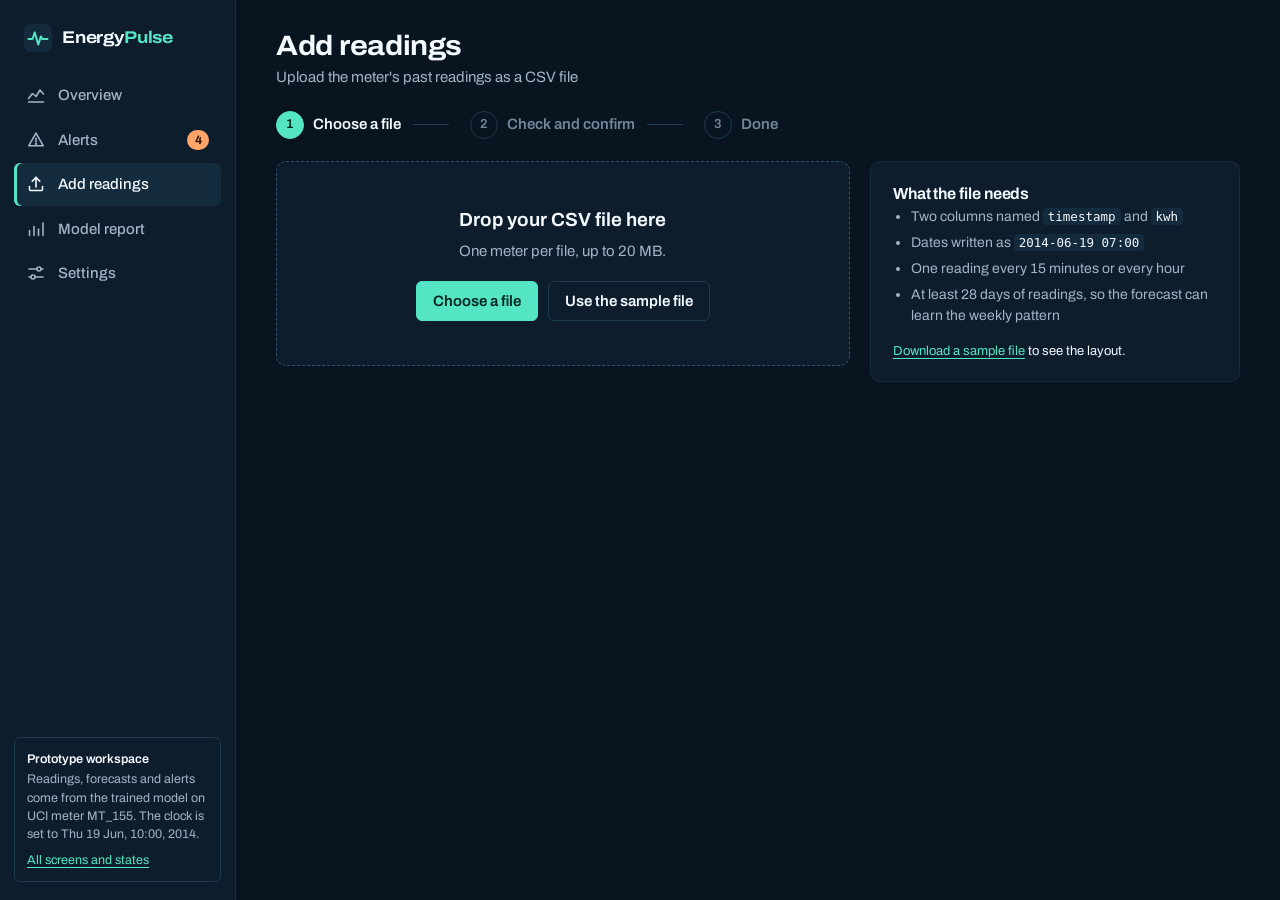
<file: ui/upload.html>
<!DOCTYPE html>
<html lang="en">
<head>
  <meta charset="utf-8">
  <meta name="viewport" content="width=device-width, initial-scale=1">
  <title>Add readings - EnergyPulse AI</title>
  <link rel="stylesheet" href="assets/app.css">
</head>
<body data-page="upload">
  <div id="app"></div>
  <noscript>EnergyPulse AI needs JavaScript to show this screen.</noscript>
  <script src="assets/data.js"></script>
  <script src="assets/app.js"></script>
  <script src="assets/pages.js"></script>
</body>
</html>
</file>
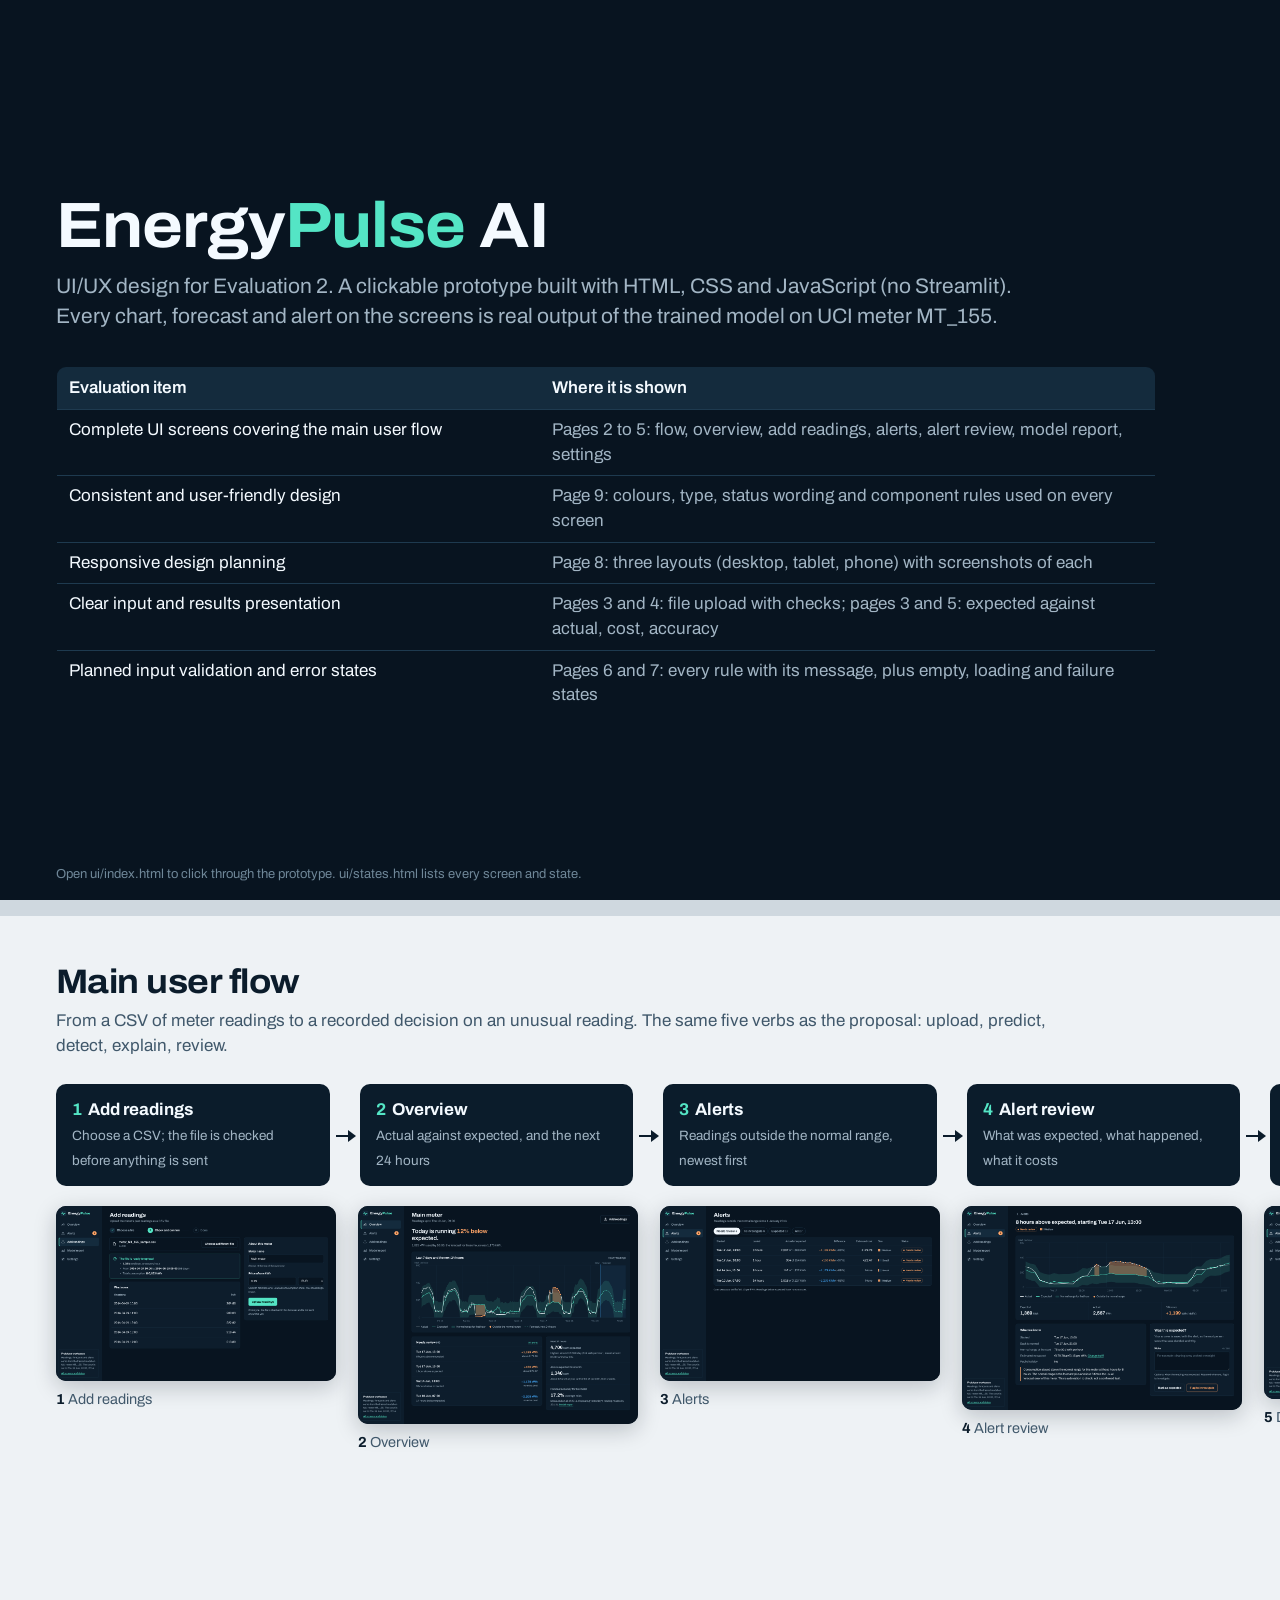
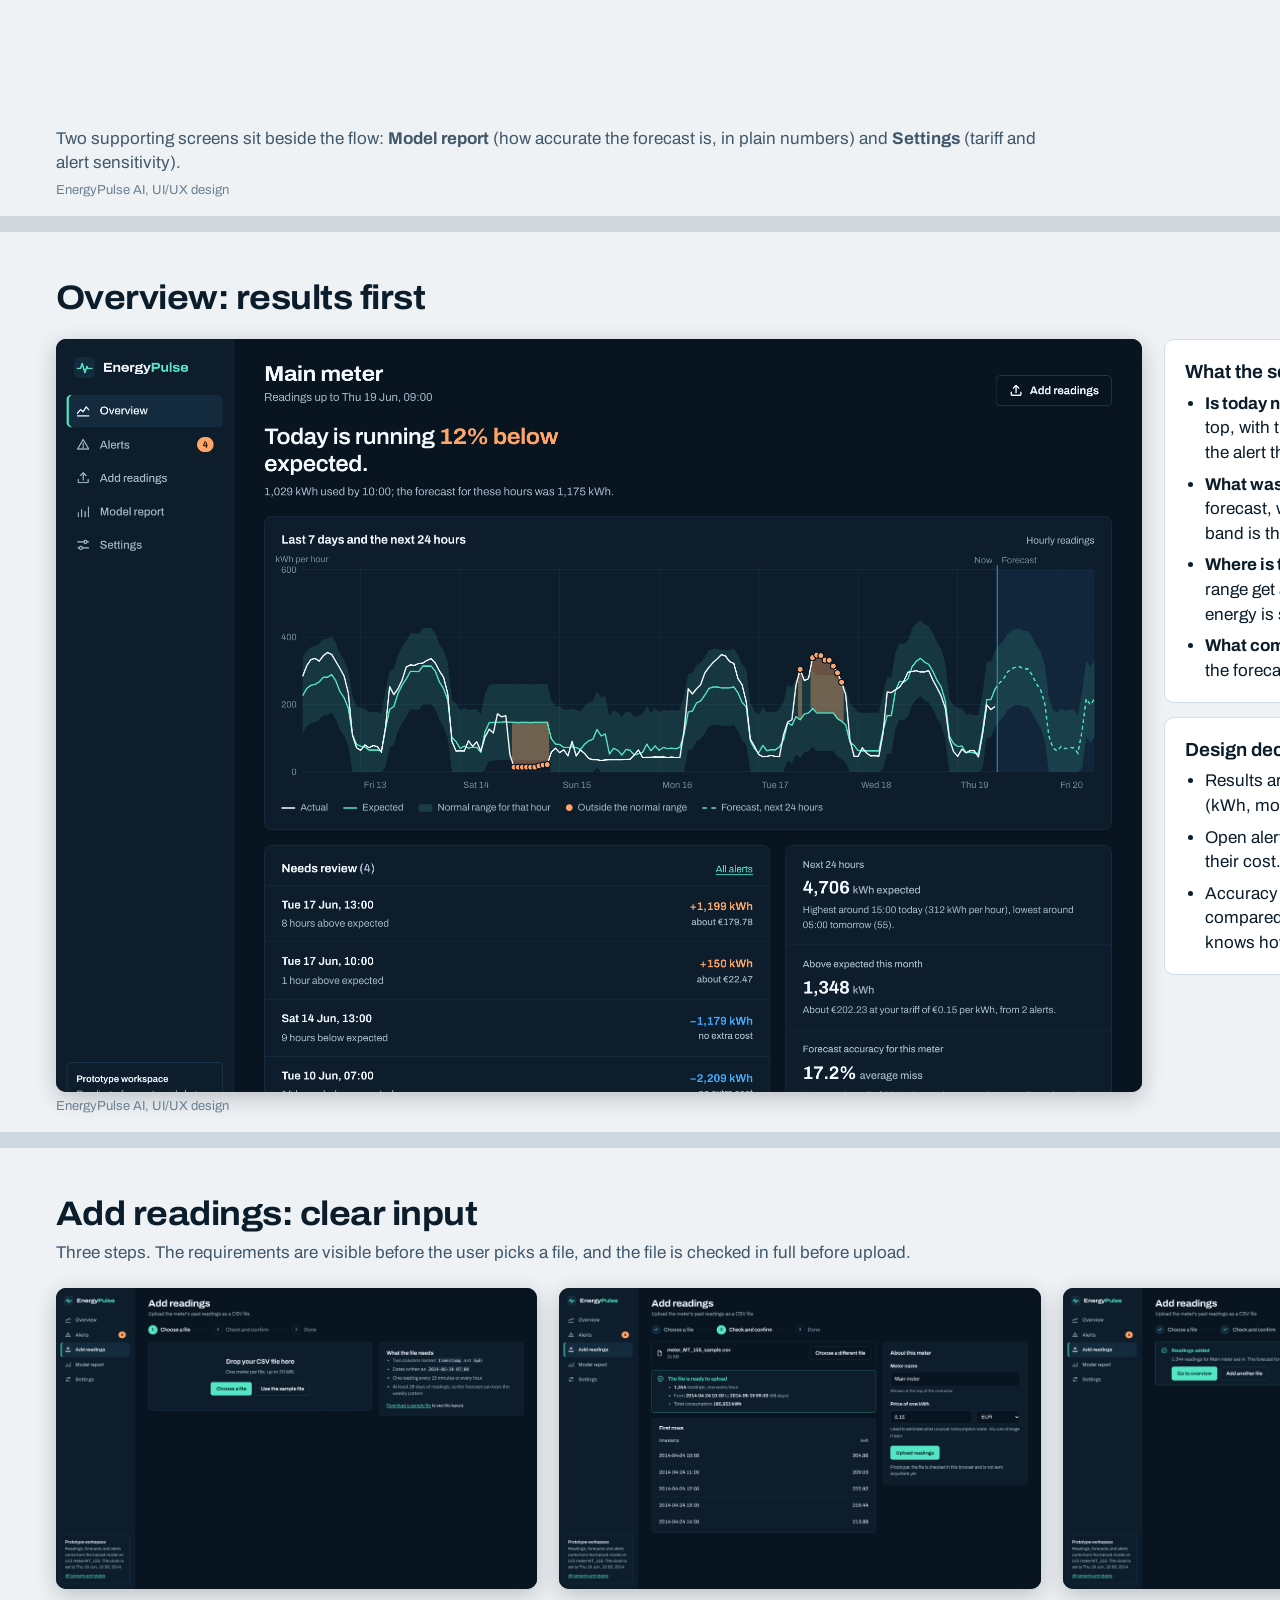
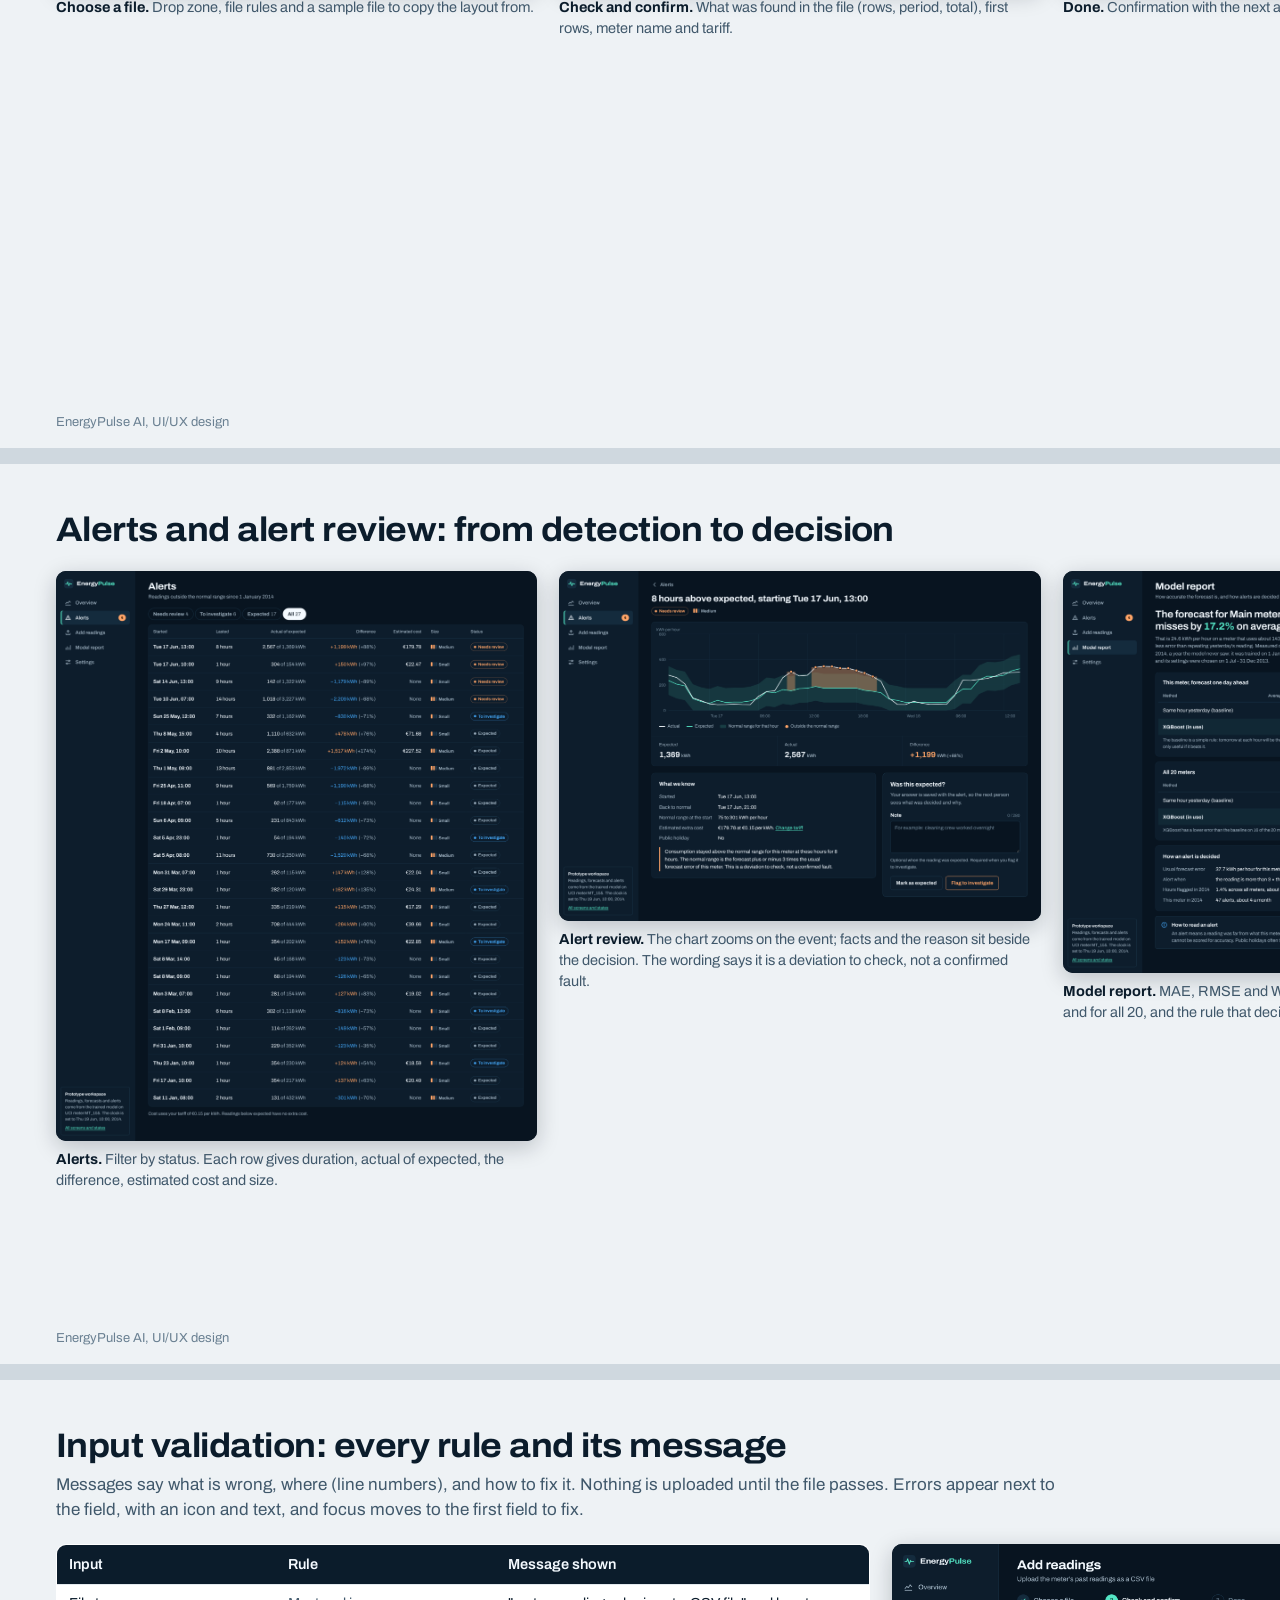
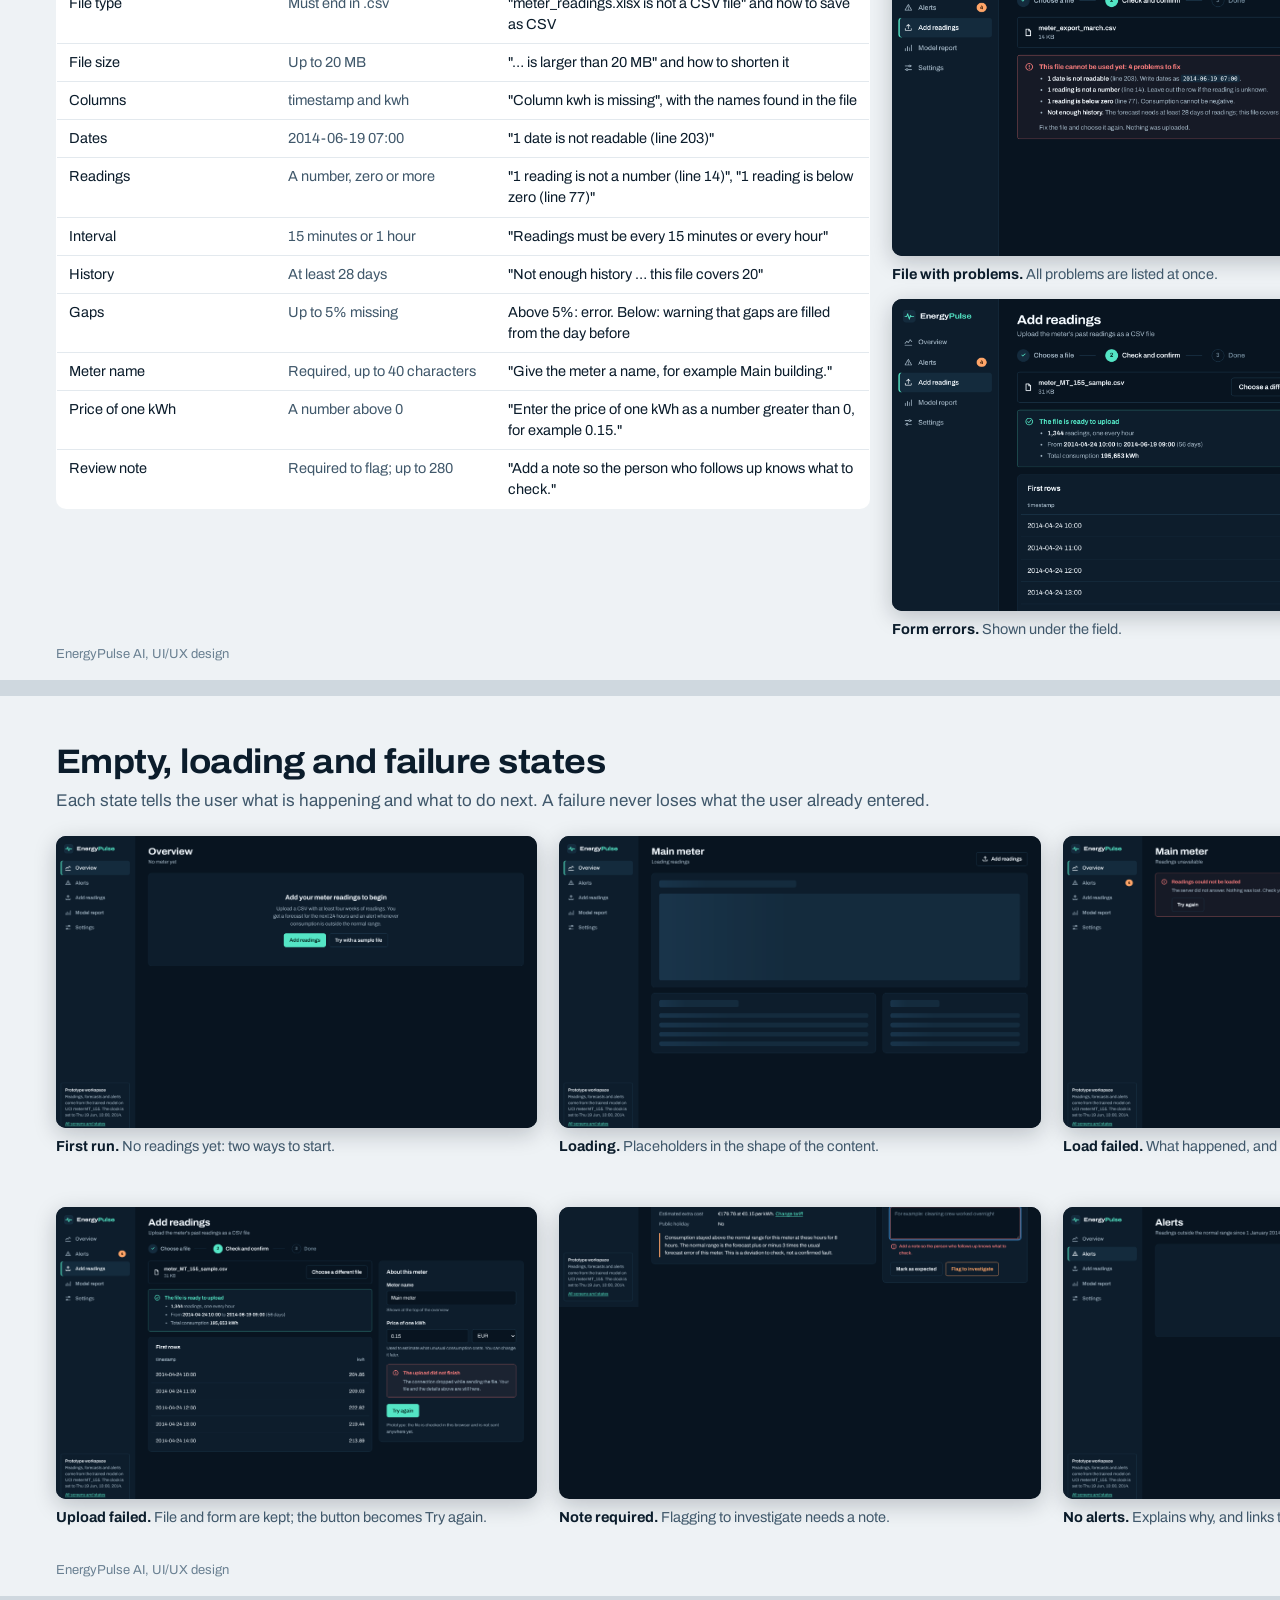
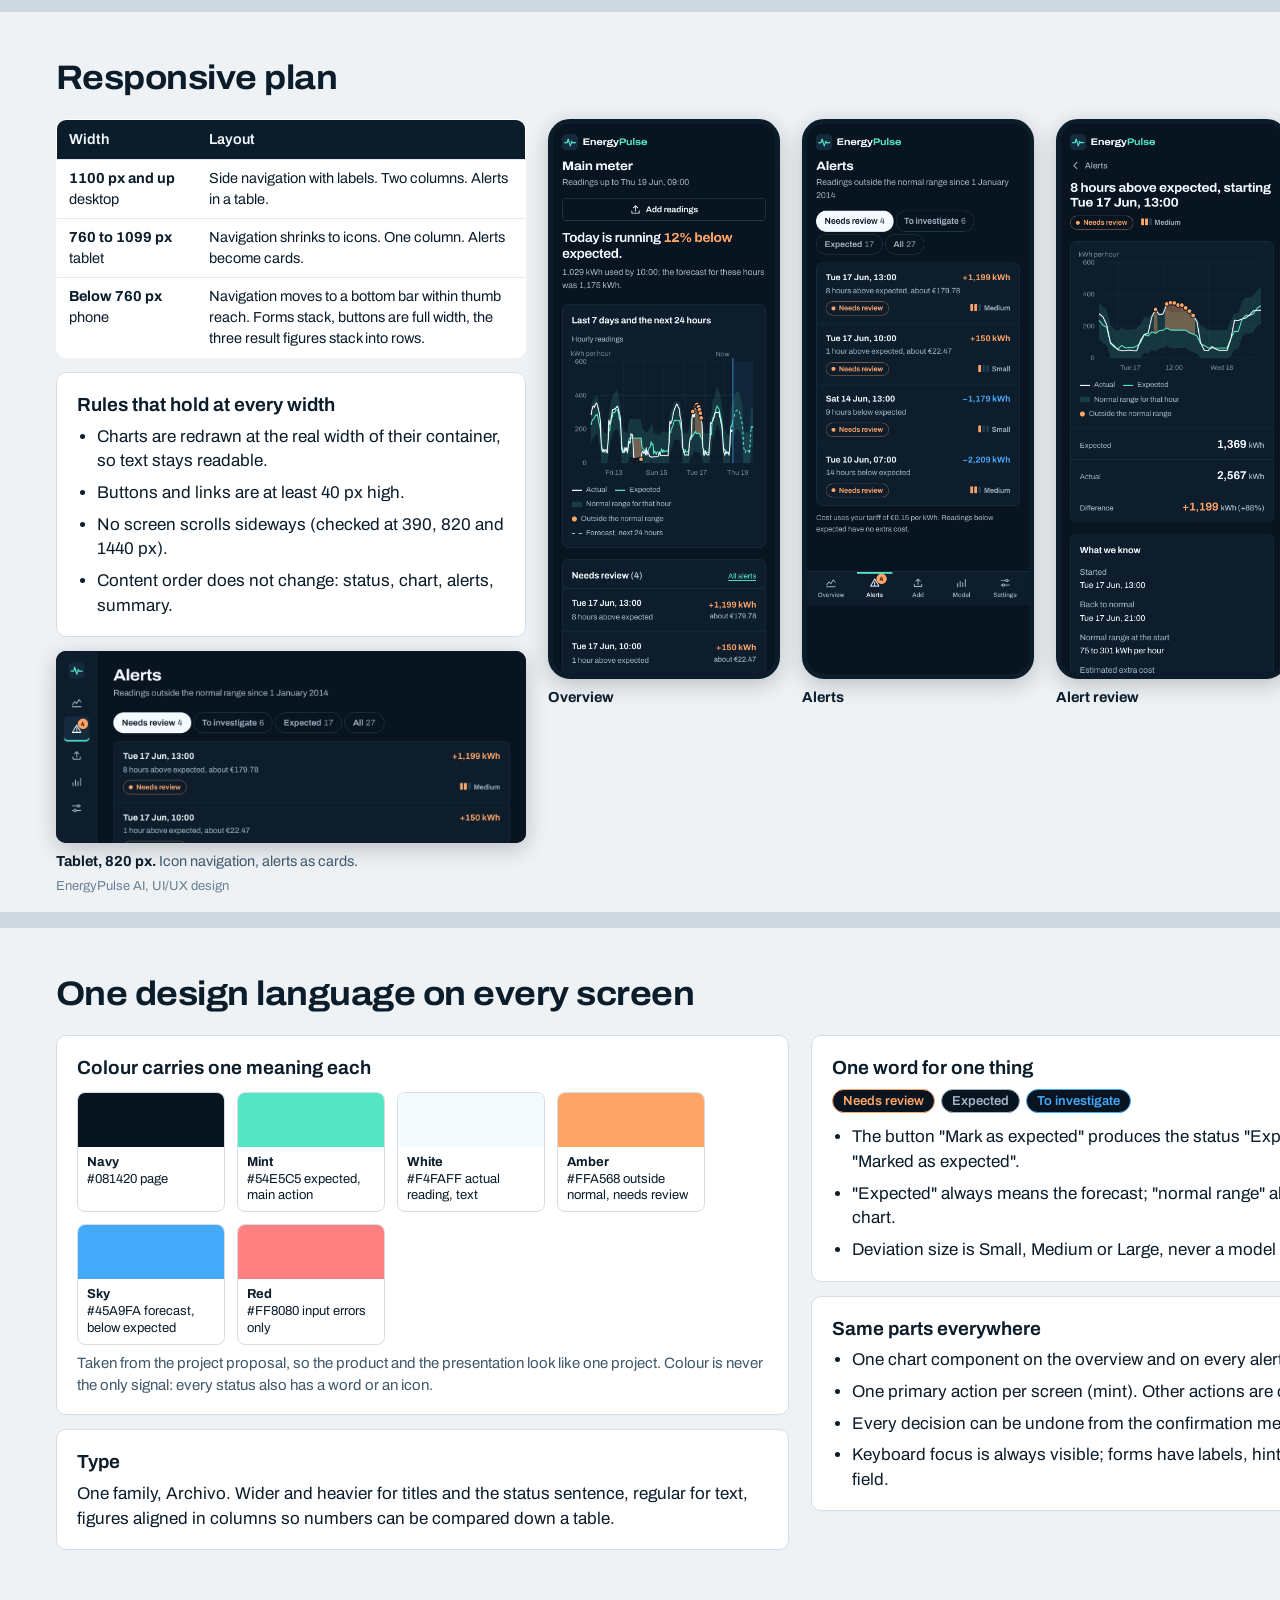
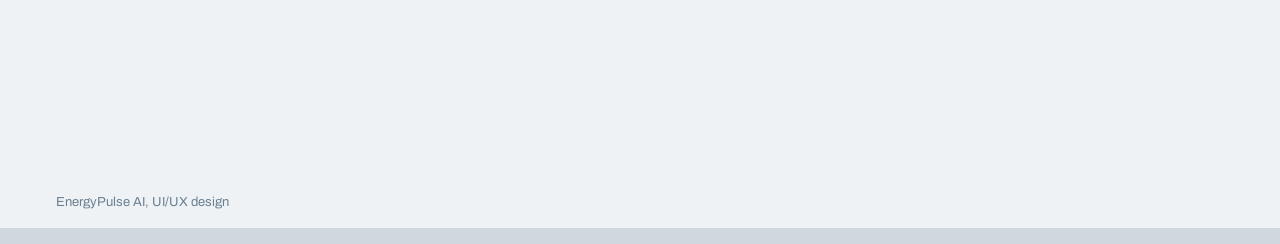
<file: ui/design/design-board.html>
<!DOCTYPE html>
<html lang="en">
<head>
<meta charset="utf-8">
<title>EnergyPulse AI - UI/UX design board</title>
<style>
@font-face { font-family: "Archivo"; src: url("../assets/fonts/Archivo-Variable.woff2") format("woff2"); font-weight: 100 900; font-stretch: 62% 125%; }
@page { size: 1600px 900px; margin: 0; }
* { box-sizing: border-box; }
body { margin: 0; font-family: "Archivo", "Segoe UI", sans-serif; color: #0b1c2b; background: #cfd8df; font-size: 17px; line-height: 1.45; -webkit-print-color-adjust: exact; print-color-adjust: exact; }
.page { width: 1600px; height: 900px; padding: 46px 56px 40px; background: #eef2f5; position: relative; overflow: hidden; page-break-after: always; display: flex; flex-direction: column; margin: 0 auto 16px; }
@media print { body { background: none; } .page { margin: 0; } }
h1 { font-size: 34px; line-height: 1.15; margin: 0; font-weight: 700; font-stretch: 108%; letter-spacing: -0.015em; }
h2 { font-size: 19px; margin: 0 0 6px; font-weight: 650; }
.lead { color: #40586b; margin: 8px 0 0; max-width: 100ch; }
.head { margin-bottom: 22px; }
.foot { position: absolute; left: 56px; right: 56px; bottom: 16px; display: flex; justify-content: space-between; font-size: 13px; color: #6a8092; }
.row { display: flex; gap: 22px; flex: 1; min-height: 0; }
.col { flex: 1; min-width: 0; display: flex; flex-direction: column; gap: 14px; }
figure { margin: 0; display: flex; flex-direction: column; min-height: 0; flex: 1; }
.shot { flex: 1; min-height: 0; border-radius: 10px; overflow: hidden; background: #081420; box-shadow: 0 6px 22px rgba(8, 20, 32, 0.22); }
.shot img { width: 100%; display: block; }
.row.top { align-items: flex-start; }
.row.top .shot { flex: none; max-height: 610px; }
figcaption { font-size: 14.5px; color: #40586b; margin-top: 8px; }
figcaption b { color: #0b1c2b; }
.phone { flex: 0 0 auto; width: 232px; }
.phone .shot { border-radius: 22px; border: 5px solid #0b1c2b; height: 560px; flex: none; }
.notes { flex: 0 0 380px; }
ul, ol { margin: 0; padding-left: 20px; }
li + li { margin-top: 7px; }
.card { background: #fff; border-radius: 10px; padding: 18px 20px; border: 1px solid #d5dee5; }
table { width: 100%; border-collapse: collapse; font-size: 14.5px; background: #fff; border-radius: 10px; overflow: hidden; border: 1px solid #d5dee5; }
th { text-align: left; background: #0b1c2b; color: #f4faff; font-weight: 600; padding: 9px 12px; }
td { padding: 8px 12px; border-top: 1px solid #e3e9ee; vertical-align: top; }
td.q { color: #40586b; }
.flow { display: flex; align-items: stretch; gap: 0; margin: 4px 0 20px; }
.step { flex: 1; background: #0b1c2b; color: #f4faff; border-radius: 10px; padding: 14px 16px; position: relative; }
.step + .step { margin-left: 30px; }
.step + .step::before { content: ""; position: absolute; left: -24px; top: 50%; width: 18px; height: 2px; background: #0b1c2b; }
.step + .step::after { content: ""; position: absolute; left: -12px; top: calc(50% - 5px); border-left: 8px solid #0b1c2b; border-top: 6px solid transparent; border-bottom: 6px solid transparent; }
.step b { display: block; font-size: 17px; }
.step span { font-size: 13.5px; color: #a2b5c4; }
.step i { font-style: normal; color: #54e5c5; font-weight: 700; margin-right: 6px; }
.sw { display: flex; gap: 12px; flex-wrap: wrap; }
.sw div { width: 148px; border-radius: 8px; overflow: hidden; border: 1px solid #d5dee5; background: #fff; font-size: 13px; }
.sw div i { display: block; height: 54px; }
.sw div span { display: block; padding: 7px 9px; line-height: 1.3; }
.sw div b { display: block; }
.badge { display: inline-block; padding: 2px 10px; border-radius: 20px; font-size: 13px; font-weight: 600; border: 1px solid; margin-right: 6px; background: #081420; }
.cover { background: #081420; color: #f4faff; justify-content: center; }
.cover h1 { font-size: 64px; }
.cover h1 span { color: #54e5c5; }
.cover .lead { color: #a2b5c4; font-size: 21px; }
.cover table { background: transparent; border-color: #1e3a4f; color: #f4faff; margin-top: 34px; font-size: 17px; max-width: 1100px; }
.cover th { background: #142b3d; } .cover td { border-color: #1e3a4f; } .cover td.q { color: #a2b5c4; }
.cover .foot { color: #6f8798; }
</style>
</head>
<body>

<section class="page cover">
  <h1>Energy<span>Pulse</span> AI</h1>
  <p class="lead">UI/UX design for Evaluation 2. A clickable prototype built with HTML, CSS and JavaScript (no Streamlit).<br>Every chart, forecast and alert on the screens is real output of the trained model on UCI meter MT_155.</p>
  <table>
    <tr><th style="width:44%">Evaluation item</th><th>Where it is shown</th></tr>
    <tr><td>Complete UI screens covering the main user flow</td><td class="q">Pages 2 to 5: flow, overview, add readings, alerts, alert review, model report, settings</td></tr>
    <tr><td>Consistent and user-friendly design</td><td class="q">Page 9: colours, type, status wording and component rules used on every screen</td></tr>
    <tr><td>Responsive design planning</td><td class="q">Page 8: three layouts (desktop, tablet, phone) with screenshots of each</td></tr>
    <tr><td>Clear input and results presentation</td><td class="q">Pages 3 and 4: file upload with checks; pages 3 and 5: expected against actual, cost, accuracy</td></tr>
    <tr><td>Planned input validation and error states</td><td class="q">Pages 6 and 7: every rule with its message, plus empty, loading and failure states</td></tr>
  </table>
  <div class="foot"><span>Open ui/index.html to click through the prototype. ui/states.html lists every screen and state.</span><span>1</span></div>
</section>

<section class="page">
  <div class="head"><h1>Main user flow</h1><p class="lead">From a CSV of meter readings to a recorded decision on an unusual reading. The same five verbs as the proposal: upload, predict, detect, explain, review.</p></div>
  <div class="flow">
    <div class="step"><b><i>1</i>Add readings</b><span>Choose a CSV; the file is checked before anything is sent</span></div>
    <div class="step"><b><i>2</i>Overview</b><span>Actual against expected, and the next 24 hours</span></div>
    <div class="step"><b><i>3</i>Alerts</b><span>Readings outside the normal range, newest first</span></div>
    <div class="step"><b><i>4</i>Alert review</b><span>What was expected, what happened, what it costs</span></div>
    <div class="step"><b><i>5</i>Decision</b><span>Mark as expected, or flag to investigate with a note</span></div>
  </div>
  <div class="row top">
    <figure><div class="shot"><img src="../screenshots/desktop/03-add-readings-check.png" alt=""></div><figcaption><b>1</b> Add readings</figcaption></figure>
    <figure><div class="shot"><img src="../screenshots/desktop/01-overview.png" alt=""></div><figcaption><b>2</b> Overview</figcaption></figure>
    <figure><div class="shot"><img src="../screenshots/desktop/05-alerts-needs-review.png" alt=""></div><figcaption><b>3</b> Alerts</figcaption></figure>
    <figure><div class="shot"><img src="../screenshots/desktop/07-alert-review.png" alt=""></div><figcaption><b>4</b> Alert review</figcaption></figure>
    <figure><div class="shot"><img src="../screenshots/desktop/08-alert-decision-saved.png" alt=""></div><figcaption><b>5</b> Decision saved</figcaption></figure>
  </div>
  <p class="lead" style="margin-top:14px">Two supporting screens sit beside the flow: <b>Model report</b> (how accurate the forecast is, in plain numbers) and <b>Settings</b> (tariff and alert sensitivity).</p>
  <div class="foot"><span>EnergyPulse AI, UI/UX design</span><span>2</span></div>
</section>

<section class="page">
  <div class="head"><h1>Overview: results first</h1></div>
  <div class="row">
    <figure style="flex:1.9"><div class="shot"><img src="../screenshots/desktop/01-overview.png" alt=""></div></figure>
    <div class="col notes">
      <div class="card"><h2>What the screen answers</h2>
        <ul><li><b>Is today normal?</b> One sentence at the top, with the kWh behind it and a link to the alert that explains it.</li>
        <li><b>What was expected?</b> Mint line is the forecast, white line is the reading, the band is the normal range for that hour.</li>
        <li><b>Where is the problem?</b> Hours outside the range get an amber dot and the extra energy is shaded.</li>
        <li><b>What comes next?</b> The dashed part is the forecast for the next 24 hours.</li></ul></div>
      <div class="card"><h2>Design decisions</h2>
        <ul><li>Results are written in the user's units (kWh, money), not model terms.</li>
        <li>Open alerts are one click away and show their cost.</li>
        <li>Accuracy is stated next to the forecast, compared with a simple rule, so the user knows how far to trust it.</li></ul></div>
    </div>
  </div>
  <div class="foot"><span>EnergyPulse AI, UI/UX design</span><span>3</span></div>
</section>

<section class="page">
  <div class="head"><h1>Add readings: clear input</h1><p class="lead">Three steps. The requirements are visible before the user picks a file, and the file is checked in full before upload.</p></div>
  <div class="row top">
    <figure><div class="shot"><img src="../screenshots/desktop/02-add-readings-choose-file.png" alt=""></div><figcaption><b>Choose a file.</b> Drop zone, file rules and a sample file to copy the layout from.</figcaption></figure>
    <figure><div class="shot"><img src="../screenshots/desktop/03-add-readings-check.png" alt=""></div><figcaption><b>Check and confirm.</b> What was found in the file (rows, period, total), first rows, meter name and tariff.</figcaption></figure>
    <figure><div class="shot"><img src="../screenshots/desktop/04-add-readings-done.png" alt=""></div><figcaption><b>Done.</b> Confirmation with the next action.</figcaption></figure>
  </div>
  <div class="foot"><span>EnergyPulse AI, UI/UX design</span><span>4</span></div>
</section>

<section class="page">
  <div class="head"><h1>Alerts and alert review: from detection to decision</h1></div>
  <div class="row top">
    <figure><div class="shot"><img src="../screenshots/desktop/06-alerts-all.png" alt=""></div><figcaption><b>Alerts.</b> Filter by status. Each row gives duration, actual of expected, the difference, estimated cost and size.</figcaption></figure>
    <figure><div class="shot"><img src="../screenshots/desktop/07-alert-review.png" alt=""></div><figcaption><b>Alert review.</b> The chart zooms on the event; facts and the reason sit beside the decision. The wording says it is a deviation to check, not a confirmed fault.</figcaption></figure>
    <figure><div class="shot"><img src="../screenshots/desktop/09-model-report.png" alt=""></div><figcaption><b>Model report.</b> MAE, RMSE and WAPE against the baseline, for this meter and for all 20, and the rule that decides an alert.</figcaption></figure>
  </div>
  <div class="foot"><span>EnergyPulse AI, UI/UX design</span><span>5</span></div>
</section>

<section class="page">
  <div class="head"><h1>Input validation: every rule and its message</h1><p class="lead">Messages say what is wrong, where (line numbers), and how to fix it. Nothing is uploaded until the file passes. Errors appear next to the field, with an icon and text, and focus moves to the first field to fix.</p></div>
  <div class="row">
    <div class="col" style="flex:1.25">
      <table>
        <tr><th style="width:27%">Input</th><th style="width:27%">Rule</th><th>Message shown</th></tr>
        <tr><td>File type</td><td class="q">Must end in .csv</td><td>"meter_readings.xlsx is not a CSV file" and how to save as CSV</td></tr>
        <tr><td>File size</td><td class="q">Up to 20 MB</td><td>"… is larger than 20 MB" and how to shorten it</td></tr>
        <tr><td>Columns</td><td class="q">timestamp and kwh</td><td>"Column kwh is missing", with the names found in the file</td></tr>
        <tr><td>Dates</td><td class="q">2014-06-19 07:00</td><td>"1 date is not readable (line 203)"</td></tr>
        <tr><td>Readings</td><td class="q">A number, zero or more</td><td>"1 reading is not a number (line 14)", "1 reading is below zero (line 77)"</td></tr>
        <tr><td>Interval</td><td class="q">15 minutes or 1 hour</td><td>"Readings must be every 15 minutes or every hour"</td></tr>
        <tr><td>History</td><td class="q">At least 28 days</td><td>"Not enough history … this file covers 20"</td></tr>
        <tr><td>Gaps</td><td class="q">Up to 5% missing</td><td>Above 5%: error. Below: warning that gaps are filled from the day before</td></tr>
        <tr><td>Meter name</td><td class="q">Required, up to 40 characters</td><td>"Give the meter a name, for example Main building."</td></tr>
        <tr><td>Price of one kWh</td><td class="q">A number above 0</td><td>"Enter the price of one kWh as a number greater than 0, for example 0.15."</td></tr>
        <tr><td>Review note</td><td class="q">Required to flag; up to 280</td><td>"Add a note so the person who follows up knows what to check."</td></tr>
      </table>
    </div>
    <div class="col">
      <figure><div class="shot"><img src="../screenshots/states/upload-file-problems.png" alt=""></div><figcaption><b>File with problems.</b> All problems are listed at once.</figcaption></figure>
      <figure><div class="shot"><img src="../screenshots/states/upload-form-errors.png" alt=""></div><figcaption><b>Form errors.</b> Shown under the field.</figcaption></figure>
    </div>
  </div>
  <div class="foot"><span>EnergyPulse AI, UI/UX design</span><span>6</span></div>
</section>

<section class="page">
  <div class="head"><h1>Empty, loading and failure states</h1><p class="lead">Each state tells the user what is happening and what to do next. A failure never loses what the user already entered.</p></div>
  <div class="row" style="flex-wrap:wrap">
    <figure style="flex:1 1 30%"><div class="shot" style="height:292px;flex:none"><img src="../screenshots/states/overview-first-run.png" alt=""></div><figcaption><b>First run.</b> No readings yet: two ways to start.</figcaption></figure>
    <figure style="flex:1 1 30%"><div class="shot" style="height:292px;flex:none"><img src="../screenshots/states/overview-loading.png" alt=""></div><figcaption><b>Loading.</b> Placeholders in the shape of the content.</figcaption></figure>
    <figure style="flex:1 1 30%"><div class="shot" style="height:292px;flex:none"><img src="../screenshots/states/overview-load-failed.png" alt=""></div><figcaption><b>Load failed.</b> What happened, and Try again.</figcaption></figure>
    <figure style="flex:1 1 30%"><div class="shot" style="height:292px;flex:none"><img src="../screenshots/states/upload-failed.png" alt=""></div><figcaption><b>Upload failed.</b> File and form are kept; the button becomes Try again.</figcaption></figure>
    <figure style="flex:1 1 30%"><div class="shot" style="height:292px;flex:none"><img src="../screenshots/states/alert-note-required.png" alt="" style="margin-top:-52%"></div><figcaption><b>Note required.</b> Flagging to investigate needs a note.</figcaption></figure>
    <figure style="flex:1 1 30%"><div class="shot" style="height:292px;flex:none"><img src="../screenshots/states/alerts-none.png" alt=""></div><figcaption><b>No alerts.</b> Explains why, and links to sensitivity.</figcaption></figure>
  </div>
  <div class="foot"><span>EnergyPulse AI, UI/UX design</span><span>7</span></div>
</section>

<section class="page">
  <div class="head"><h1>Responsive plan</h1></div>
  <div class="row">
    <div class="col" style="flex:0 0 470px">
      <table>
        <tr><th style="width:30%">Width</th><th>Layout</th></tr>
        <tr><td><b>1100 px and up</b><br><span class="q">desktop</span></td><td>Side navigation with labels. Two columns. Alerts in a table.</td></tr>
        <tr><td><b>760 to 1099 px</b><br><span class="q">tablet</span></td><td>Navigation shrinks to icons. One column. Alerts become cards.</td></tr>
        <tr><td><b>Below 760 px</b><br><span class="q">phone</span></td><td>Navigation moves to a bottom bar within thumb reach. Forms stack, buttons are full width, the three result figures stack into rows.</td></tr>
      </table>
      <div class="card"><h2>Rules that hold at every width</h2>
        <ul><li>Charts are redrawn at the real width of their container, so text stays readable.</li>
        <li>Buttons and links are at least 40 px high.</li>
        <li>No screen scrolls sideways (checked at 390, 820 and 1440 px).</li>
        <li>Content order does not change: status, chart, alerts, summary.</li></ul></div>
      <figure><div class="shot"><img src="../screenshots/tablet/02-alerts.png" alt=""></div><figcaption><b>Tablet, 820 px.</b> Icon navigation, alerts as cards.</figcaption></figure>
    </div>
    <figure class="phone"><div class="shot"><img src="../screenshots/mobile/01-overview.png" alt=""></div><figcaption><b>Overview</b></figcaption></figure>
    <figure class="phone"><div class="shot"><img src="../screenshots/mobile/05-alerts.png" alt=""></div><figcaption><b>Alerts</b></figcaption></figure>
    <figure class="phone"><div class="shot"><img src="../screenshots/mobile/06-alert-review.png" alt=""></div><figcaption><b>Alert review</b></figcaption></figure>
    <figure class="phone"><div class="shot"><img src="../screenshots/mobile/04-add-readings-problems.png" alt=""></div><figcaption><b>File problems</b></figcaption></figure>
  </div>
  <div class="foot"><span>EnergyPulse AI, UI/UX design</span><span>8</span></div>
</section>

<section class="page">
  <div class="head"><h1>One design language on every screen</h1></div>
  <div class="row">
    <div class="col">
      <div class="card"><h2>Colour carries one meaning each</h2>
        <div class="sw" style="margin-top:10px">
          <div><i style="background:#081420"></i><span><b>Navy</b>#081420 page</span></div>
          <div><i style="background:#54e5c5"></i><span><b>Mint</b>#54E5C5 expected, main action</span></div>
          <div><i style="background:#f4faff"></i><span><b>White</b>#F4FAFF actual reading, text</span></div>
          <div><i style="background:#ffa568"></i><span><b>Amber</b>#FFA568 outside normal, needs review</span></div>
          <div><i style="background:#45a9fa"></i><span><b>Sky</b>#45A9FA forecast, below expected</span></div>
          <div><i style="background:#ff8080"></i><span><b>Red</b>#FF8080 input errors only</span></div>
        </div>
        <p class="lead" style="font-size:15px">Taken from the project proposal, so the product and the presentation look like one project. Colour is never the only signal: every status also has a word or an icon.</p></div>
      <div class="card"><h2>Type</h2><p style="margin:0">One family, Archivo. Wider and heavier for titles and the status sentence, regular for text, figures aligned in columns so numbers can be compared down a table.</p></div>
    </div>
    <div class="col">
      <div class="card"><h2>One word for one thing</h2>
        <p style="margin:6px 0 12px"><span class="badge" style="color:#ffa568">Needs review</span><span class="badge" style="color:#a2b5c4">Expected</span><span class="badge" style="color:#45a9fa">To investigate</span></p>
        <ul><li>The button "Mark as expected" produces the status "Expected" and the message "Marked as expected".</li>
        <li>"Expected" always means the forecast; "normal range" always means the band on the chart.</li>
        <li>Deviation size is Small, Medium or Large, never a model score.</li></ul></div>
      <div class="card"><h2>Same parts everywhere</h2>
        <ul><li>One chart component on the overview and on every alert: same colours, same legend.</li>
        <li>One primary action per screen (mint). Other actions are outlined.</li>
        <li>Every decision can be undone from the confirmation message.</li>
        <li>Keyboard focus is always visible; forms have labels, hints and error text linked to the field.</li></ul></div>
    </div>
  </div>
  <div class="foot"><span>EnergyPulse AI, UI/UX design</span><span>9</span></div>
</section>

</body>
</html>
</file>
<file: ui/assets/app.css>
/* EnergyPulse AI - interface styles
   Palette and tone follow the project proposal deck (deep navy, mint "expected", amber "flagged"). */

@font-face {
  font-family: "Archivo";
  src: url("fonts/Archivo-Variable.woff2") format("woff2");
  font-weight: 100 900;
  font-stretch: 62% 125%;
  font-display: swap;
}

:root {
  --bg: #081420;
  --surface: #0d1d2c;
  --raised: #142b3d;
  --line: #1e3a4f;
  --line-soft: #162c3e;
  --text: #f4faff;
  --muted: #a2b5c4;
  --faint: #6f8798;
  --mint: #54e5c5;        /* expected consumption, primary actions */
  --mint-ink: #05261f;
  --amber: #ffa568;       /* flagged readings, needs review */
  --sky: #45a9fa;         /* forecast, information */
  --red: #ff8080;         /* input errors, failures */
  --radius: 10px;
  --radius-sm: 6px;
  --rail: 236px;
  --font: "Archivo", "Segoe UI", system-ui, sans-serif;
}

* { box-sizing: border-box; }
html { -webkit-text-size-adjust: 100%; }
body {
  margin: 0;
  background: var(--bg);
  color: var(--text);
  font-family: var(--font);
  font-size: 15px;
  line-height: 1.5;
  font-variant-numeric: tabular-nums;
}
a { color: var(--mint); text-decoration-thickness: 1px; text-underline-offset: 3px; }
a:hover { text-decoration-thickness: 2px; }
h1, h2, h3, p { margin: 0; }
button, input, select, textarea { font: inherit; color: inherit; }
:focus-visible { outline: 2px solid var(--sky); outline-offset: 2px; border-radius: 4px; }
.sr-only { position: absolute; width: 1px; height: 1px; overflow: hidden; clip: rect(0 0 0 0); white-space: nowrap; }

/* ---------------------------------------------------------------- shell */
.app { display: grid; grid-template-columns: var(--rail) minmax(0, 1fr); min-height: 100vh;
  background: linear-gradient(to right, var(--surface) var(--rail), transparent var(--rail)); }
.rail {
  position: sticky; top: 0; height: 100vh;
  display: flex; flex-direction: column;
  padding: 22px 14px 18px;
  border-right: 1px solid var(--line-soft);
  background: var(--surface);
}
.brand { display: flex; align-items: center; gap: 10px; padding: 2px 10px 22px; color: var(--text); text-decoration: none; }
.brand svg { flex: none; }
.brand-name { font-size: 17px; font-weight: 700; font-stretch: 112%; letter-spacing: -0.01em; }
.brand-name span { color: var(--mint); }
.nav { display: flex; flex-direction: column; gap: 2px; }
.nav a {
  display: flex; align-items: center; gap: 12px;
  padding: 10px 12px; border-radius: var(--radius-sm);
  color: var(--muted); text-decoration: none; font-weight: 500;
}
.nav a:hover { background: var(--raised); color: var(--text); }
.nav a[aria-current="page"] { background: var(--raised); color: var(--text); box-shadow: inset 3px 0 0 var(--mint); }
.nav svg { flex: none; }
.nav .count {
  margin-left: auto; min-width: 22px; padding: 0 6px; border-radius: 11px;
  background: var(--amber); color: #2b1300; font-size: 12px; font-weight: 700; text-align: center; line-height: 20px;
}
.rail-foot { margin-top: auto; padding: 12px; border: 1px solid var(--line); border-radius: var(--radius-sm); font-size: 12.5px; color: var(--muted); line-height: 1.45; }
.rail-foot strong { display: block; color: var(--text); font-weight: 600; margin-bottom: 2px; }
.rail-foot a { display: inline-block; margin-top: 8px; }

.main { padding: 30px 40px 72px; max-width: 1280px; width: 100%; }
.page-head { display: flex; align-items: flex-end; justify-content: space-between; gap: 16px 24px; flex-wrap: wrap; margin-bottom: 22px; }
.page-head h1 { font-size: 28px; line-height: 1.15; font-weight: 700; font-stretch: 108%; letter-spacing: -0.015em; }
.page-head .sub { color: var(--muted); margin-top: 4px; }
.back { display: inline-flex; align-items: center; gap: 6px; color: var(--muted); text-decoration: none; margin-bottom: 14px; font-weight: 500; }
.back:hover { color: var(--text); }

/* ---------------------------------------------------------------- building blocks */
.panel { background: var(--surface); border: 1px solid var(--line-soft); border-radius: var(--radius); }
.panel-pad { padding: 20px 22px; }
.panel h2, .section-title { font-size: 16px; font-weight: 650; letter-spacing: -0.005em; }
.panel-head { display: flex; align-items: baseline; justify-content: space-between; gap: 12px; flex-wrap: wrap; padding: 18px 22px 0; }
.muted { color: var(--muted); }
.small { font-size: 13px; }
.stack > * + * { margin-top: 16px; }
.grid-2 { display: grid; grid-template-columns: minmax(0, 1.55fr) minmax(0, 1fr); gap: 20px; align-items: start; }
.grid-2.even { grid-template-columns: minmax(0, 1fr) minmax(0, 1fr); }

.btn {
  display: inline-flex; align-items: center; justify-content: center; gap: 8px;
  min-height: 40px; padding: 8px 16px;
  border: 1px solid var(--line); border-radius: var(--radius-sm);
  background: transparent; color: var(--text); font-weight: 600; text-decoration: none; cursor: pointer;
}
.btn:hover { background: var(--raised); }
.btn-primary { background: var(--mint); border-color: var(--mint); color: var(--mint-ink); }
.btn-primary:hover { background: #7cf0d6; }
.btn-warn { border-color: var(--amber); color: var(--amber); }
.btn-warn:hover { background: rgba(255, 165, 104, 0.12); }
.btn[disabled] { opacity: 0.45; cursor: not-allowed; }
.btn-row { display: flex; gap: 10px; flex-wrap: wrap; }

.badge { display: inline-flex; align-items: center; gap: 6px; padding: 2px 9px; border-radius: 20px; font-size: 12.5px; font-weight: 600; white-space: nowrap; border: 1px solid transparent; }
.badge::before { content: ""; width: 7px; height: 7px; border-radius: 50%; background: currentColor; }
.badge-review { color: var(--amber); border-color: rgba(255, 165, 104, 0.45); }
.badge-expected { color: var(--muted); border-color: var(--line); }
.badge-investigate { color: var(--sky); border-color: rgba(69, 169, 250, 0.45); }
.sev { font-size: 12.5px; font-weight: 600; color: var(--muted); white-space: nowrap; }
.sev i { display: inline-block; width: 5px; height: 12px; margin-right: 2px; border-radius: 1px; background: var(--line); vertical-align: -1px; }
.sev i.on { background: var(--amber); }

/* ---------------------------------------------------------------- overview */
.status-line { font-size: 30px; line-height: 1.2; font-weight: 600; font-stretch: 104%; letter-spacing: -0.02em; max-width: 26ch; }
.status-line b { color: var(--amber); font-weight: 700; }
.status-line.ok b { color: var(--mint); }
.status-meta { color: var(--muted); margin-top: 8px; max-width: 60ch; }
.status-wrap { display: flex; justify-content: space-between; align-items: flex-end; gap: 20px 32px; flex-wrap: wrap; margin-bottom: 22px; }

.chart-wrap { position: relative; padding: 6px 12px 4px 6px; }
.chart svg { display: block; width: 100%; }
.chart text { font-family: var(--font); font-size: 12px; fill: var(--faint); }
.legend { display: flex; gap: 8px 20px; flex-wrap: wrap; padding: 4px 22px 18px; color: var(--muted); font-size: 13px; }
.legend span { display: inline-flex; align-items: center; gap: 7px; }
.key { display: inline-block; width: 18px; height: 0; border-top: 2px solid var(--text); }
.key-expected { border-color: var(--mint); }
.key-band { height: 10px; border: 0; background: rgba(84, 229, 197, 0.16); border-radius: 2px; }
.key-flag { width: 9px; height: 9px; border: 0; border-radius: 50%; background: var(--amber); }
.key-forecast { border-top-style: dashed; border-color: var(--mint); }
.tip {
  position: absolute; pointer-events: none; z-index: 5; min-width: 168px;
  padding: 9px 11px; border-radius: var(--radius-sm); background: #06101a; border: 1px solid var(--line);
  font-size: 12.5px; line-height: 1.5; box-shadow: 0 8px 24px rgba(0, 0, 0, 0.45);
}
.tip strong { display: block; margin-bottom: 2px; }
.tip .row { display: flex; justify-content: space-between; gap: 14px; color: var(--muted); }
.tip .row b { color: var(--text); font-weight: 600; }

.facts { display: grid; }
.fact { padding: 16px 22px; border-top: 1px solid var(--line-soft); }
.fact:first-child { border-top: 0; }
.fact h3 { font-size: 13px; font-weight: 500; color: var(--muted); }
.fact .value { font-size: 24px; font-weight: 650; letter-spacing: -0.015em; margin-top: 2px; }
.fact .value small { font-size: 14px; font-weight: 500; color: var(--muted); letter-spacing: 0; }
.fact .note { font-size: 13px; color: var(--muted); margin-top: 3px; }

.review-list { list-style: none; margin: 10px 0 0; padding: 0; }
.review-list li { border-top: 1px solid var(--line-soft); }
.review-list a { display: grid; grid-template-columns: minmax(0, 1fr) auto; gap: 4px 16px; padding: 14px 22px; color: inherit; text-decoration: none; }
.review-list a:hover { background: var(--raised); }
.review-list .when { font-weight: 600; }
.review-list .what { color: var(--muted); font-size: 13.5px; grid-column: 1; }
.review-list .amount { grid-row: 1 / span 2; grid-column: 2; text-align: right; align-self: center; font-weight: 650; }
.review-list .amount small { display: block; font-weight: 500; color: var(--muted); font-size: 12.5px; }
.up { color: var(--amber); }
.down { color: var(--sky); }

/* ---------------------------------------------------------------- tables */
.table-wrap { overflow-x: auto; }
table.data { width: 100%; border-collapse: collapse; }
table.data th { text-align: left; font-size: 12.5px; font-weight: 500; color: var(--muted); padding: 10px 14px; border-bottom: 1px solid var(--line); white-space: nowrap; }
table.data td { padding: 13px 14px; border-bottom: 1px solid var(--line-soft); vertical-align: middle; }
table.data tr:last-child td { border-bottom: 0; }
table.data .num { text-align: right; }
table.data tbody tr.link { cursor: pointer; }
table.data tbody tr.link:hover { background: var(--raised); }
table.data td a.row-link { color: inherit; text-decoration: none; font-weight: 600; }
table.data tr.current td { background: rgba(84, 229, 197, 0.06); }
.bar { height: 8px; border-radius: 4px; background: var(--line); min-width: 80px; }
.bar i { display: block; height: 100%; border-radius: 4px; background: var(--faint); }
.bar i.best { background: var(--mint); }

.tabs { display: flex; gap: 4px; flex-wrap: wrap; margin-bottom: 14px; }
.tabs button { min-height: 36px; padding: 6px 14px; border-radius: 18px; border: 1px solid var(--line); background: transparent; color: var(--muted); font-weight: 600; cursor: pointer; }
.tabs button:hover { color: var(--text); }
.tabs button[aria-pressed="true"] { background: var(--text); border-color: var(--text); color: var(--bg); }
.tabs button span { font-weight: 500; opacity: 0.75; margin-left: 4px; }

.alert-cards { display: none; list-style: none; margin: 0; padding: 0; }
.alert-cards li { border-top: 1px solid var(--line-soft); }
.alert-cards li:first-child { border-top: 0; }
.alert-cards a { display: block; padding: 14px 16px; color: inherit; text-decoration: none; }
.alert-cards .top { display: flex; justify-content: space-between; gap: 10px; align-items: baseline; }
.alert-cards .top strong { font-weight: 650; }
.alert-cards .mid { color: var(--muted); font-size: 13.5px; margin: 2px 0 8px; }
.alert-cards .bottom { display: flex; justify-content: space-between; align-items: center; gap: 10px; }

/* ---------------------------------------------------------------- alert detail */
.case-head { display: flex; align-items: flex-start; justify-content: space-between; gap: 14px 24px; flex-wrap: wrap; margin-bottom: 20px; }
.case-head h1 { font-size: 26px; line-height: 1.2; font-weight: 700; font-stretch: 106%; letter-spacing: -0.015em; max-width: 44ch; }
.compare { display: grid; grid-template-columns: repeat(3, minmax(0, 1fr)); border-top: 1px solid var(--line-soft); }
.compare div { padding: 16px 22px; border-left: 1px solid var(--line-soft); }
.compare div:first-child { border-left: 0; }
.compare dt { font-size: 13px; color: var(--muted); }
.compare dd { margin: 2px 0 0; font-size: 24px; font-weight: 650; letter-spacing: -0.015em; }
.compare dd small { font-size: 14px; font-weight: 500; color: var(--muted); }
dl { margin: 0; }
.detail-list { display: grid; grid-template-columns: max-content minmax(0, 1fr); gap: 9px 18px; font-size: 14.5px; }
.detail-list dt { color: var(--muted); }
.detail-list dd { margin: 0; }
.why { border-left: 3px solid var(--amber); padding: 2px 0 2px 14px; color: var(--text); max-width: 62ch; }
.decision { border: 1px solid var(--line); border-radius: var(--radius); padding: 20px 22px; background: var(--surface); }
.decision h2 { font-size: 18px; font-weight: 650; }

/* ---------------------------------------------------------------- forms */
.field { display: block; }
.field + .field { margin-top: 18px; }
.field label, .field .label { display: block; font-weight: 600; margin-bottom: 6px; }
.field .hint { font-size: 13px; color: var(--muted); margin-top: 6px; }
.input, select.input, textarea.input {
  width: 100%; min-height: 42px; padding: 9px 12px;
  background: var(--bg); border: 1px solid var(--line); border-radius: var(--radius-sm);
}
textarea.input { min-height: 96px; resize: vertical; line-height: 1.45; }
.input::placeholder { color: var(--faint); }
.input:hover { border-color: #2c5370; }
.input-row { display: grid; grid-template-columns: minmax(0, 1fr) 132px; gap: 10px; }
.field.invalid .input { border-color: var(--red); }
.field .error { display: none; align-items: flex-start; gap: 6px; font-size: 13px; color: var(--red); margin-top: 6px; font-weight: 500; }
.field.invalid .error { display: flex; }
.field.invalid .hint { display: none; }
.label-row { display: flex; justify-content: space-between; align-items: baseline; gap: 12px; }
.counter { font-size: 12.5px; color: var(--faint); }
.counter.over { color: var(--red); font-weight: 600; }

.choices { display: grid; gap: 10px; }
.choice { display: grid; grid-template-columns: 20px minmax(0, 1fr) auto; gap: 4px 12px; align-items: center; padding: 13px 14px; border: 1px solid var(--line); border-radius: var(--radius-sm); cursor: pointer; }
.choice:hover { border-color: #2c5370; }
.choice:has(input:checked) { border-color: var(--mint); background: rgba(84, 229, 197, 0.06); }
.choice input { width: 18px; height: 18px; margin: 0; accent-color: var(--mint); }
.choice strong { font-weight: 600; }
.choice small { grid-column: 2; color: var(--muted); font-size: 13px; }
.choice .per { grid-row: 1 / span 2; grid-column: 3; text-align: right; color: var(--muted); font-size: 13px; }
.choice .per b { display: block; color: var(--text); font-size: 17px; }

.steps { display: flex; gap: 0; list-style: none; margin: 0 0 22px; padding: 0; counter-reset: step; }
.steps li { counter-increment: step; display: flex; align-items: center; gap: 9px; color: var(--faint); font-weight: 600; }
.steps li::before { content: counter(step); display: grid; place-items: center; width: 26px; height: 26px; border-radius: 50%; border: 1px solid var(--line); font-size: 13px; }
.steps li + li::after { content: ""; order: -1; width: 36px; height: 1px; background: var(--line); margin: 0 12px; }
.steps li.done { color: var(--muted); }
.steps li.done::before { content: "\2713"; background: var(--raised); border-color: var(--raised); color: var(--mint); }
.steps li.now { color: var(--text); }
.steps li.now::before { background: var(--mint); border-color: var(--mint); color: var(--mint-ink); }

.drop {
  display: grid; place-items: center; text-align: center; gap: 6px;
  padding: 44px 20px; border: 1.5px dashed #2c5370; border-radius: var(--radius); background: var(--surface);
}
.drop.over { border-color: var(--mint); background: rgba(84, 229, 197, 0.06); }
.drop h2 { font-size: 19px; font-weight: 650; }
.drop p { color: var(--muted); max-width: 46ch; }
.drop .btn-row { justify-content: center; margin-top: 12px; }
.file-chip { display: flex; flex-wrap: wrap; align-items: center; gap: 12px; padding: 12px 14px; border: 1px solid var(--line); border-radius: var(--radius-sm); background: var(--bg); }
.file-chip .name { font-weight: 600; word-break: break-all; }
.file-chip .meta { color: var(--muted); font-size: 13px; }
.file-chip button { margin-left: auto; }
.req { margin: 0; padding-left: 18px; color: var(--muted); font-size: 14px; }
.req li + li { margin-top: 5px; }
.req code, .mono-ish { font-family: ui-monospace, Consolas, monospace; font-size: 12.5px; background: var(--raised); padding: 1px 5px; border-radius: 4px; color: var(--text); }

.notice { display: grid; grid-template-columns: 22px minmax(0, 1fr); gap: 4px 10px; padding: 14px 16px; border-radius: var(--radius-sm); border: 1px solid var(--line); background: var(--surface); }
.notice svg { margin-top: 1px; }
.notice h3 { font-size: 15px; font-weight: 650; }
.notice p, .notice ul { grid-column: 2; color: var(--muted); font-size: 14px; margin: 0; }
.notice ul { padding-left: 18px; }
.notice li + li { margin-top: 4px; }
.notice li b { color: var(--text); font-weight: 600; }
.notice .btn-row { grid-column: 2; margin-top: 8px; }
.notice-error { border-color: rgba(255, 128, 128, 0.55); background: rgba(255, 128, 128, 0.06); }
.notice-error h3, .notice-error svg { color: var(--red); }
.notice-warn { border-color: rgba(255, 165, 104, 0.5); }
.notice-warn h3, .notice-warn svg { color: var(--amber); }
.notice-ok { border-color: rgba(84, 229, 197, 0.45); }
.notice-ok h3, .notice-ok svg { color: var(--mint); }
.notice-info svg { color: var(--sky); }

.progress { height: 8px; border-radius: 4px; background: var(--raised); overflow: hidden; }
.progress i { display: block; height: 100%; width: 0; background: var(--mint); border-radius: 4px; transition: width 0.25s linear; }

/* ---------------------------------------------------------------- states */
.empty { display: grid; justify-items: center; text-align: center; gap: 8px; padding: 56px 20px; }
.empty h2 { font-size: 20px; font-weight: 650; }
.empty p { color: var(--muted); max-width: 44ch; }
.empty .btn-row { margin-top: 10px; justify-content: center; }
.skel { border-radius: var(--radius-sm); background: linear-gradient(90deg, var(--raised) 25%, #1b3850 50%, var(--raised) 75%); background-size: 200% 100%; animation: shimmer 1.4s linear infinite; }
@keyframes shimmer { to { background-position: -200% 0; } }
.toast {
  position: fixed; left: 50%; bottom: 28px; transform: translateX(-50%); z-index: 20;
  display: flex; align-items: center; gap: 10px; padding: 11px 16px;
  background: var(--text); color: var(--bg); border-radius: var(--radius-sm); font-weight: 600; box-shadow: 0 10px 30px rgba(0, 0, 0, 0.5);
}
.toast button { background: none; border: 0; color: inherit; text-decoration: underline; cursor: pointer; font-weight: 600; padding: 0; }

/* ---------------------------------------------------------------- responsive
   >= 1100px : full rail, two-column pages
   760-1099  : icon rail, single column, alert cards instead of the table
   < 760px   : bottom tab bar, stacked forms, full-width buttons              */
@media (max-width: 1099px) {
  :root { --rail: 72px; }
  .rail { padding: 18px 10px; align-items: center; }
  .brand { padding: 2px 0 20px; }
  .brand-name, .nav a span.label, .rail-foot { display: none; }
  .nav a { justify-content: center; padding: 12px; position: relative; }
  .nav .count { position: absolute; top: 4px; right: 2px; margin: 0; min-width: 18px; line-height: 18px; font-size: 11px; padding: 0 4px; }
  .nav a[aria-current="page"] { box-shadow: inset 0 -3px 0 var(--mint); }
  .main { padding: 26px 28px 64px; }
  .grid-2, .grid-2.even { grid-template-columns: minmax(0, 1fr); }
  .table-wrap.swap { display: none; }
  .alert-cards { display: block; }
}
@media (max-width: 759px) {
  body { font-size: 15px; }
  .app { display: block; background: none; }
  .rail {
    position: fixed; z-index: 10; top: auto; bottom: 0; left: 0; right: 0; height: auto;
    flex-direction: row; padding: 0 4px calc(4px + env(safe-area-inset-bottom)); border-right: 0; border-top: 1px solid var(--line);
  }
  .brand { display: none; }
  .nav { flex-direction: row; width: 100%; justify-content: space-around; gap: 0; }
  .nav a { flex-direction: column; gap: 3px; padding: 9px 6px 6px; min-width: 62px; font-size: 11px; border-radius: 0; }
  .nav a span.label { display: block; }
  .nav a span.label .long { display: none; }
  .nav a[aria-current="page"] { background: none; box-shadow: inset 0 3px 0 var(--mint); }
  .nav .count { top: 3px; right: 10px; }
  .main { padding: 18px 16px 96px; }
  .topbar { display: flex; align-items: center; gap: 8px; margin-bottom: 16px; }
  .page-head { margin-bottom: 16px; }
  .page-head h1, .case-head h1 { font-size: 22px; }
  .page-head .btn, .case-head .btn { width: 100%; }
  .status-line { font-size: 23px; }
  .panel-pad { padding: 16px; }
  .panel-head { padding: 16px 16px 0; }
  .legend { padding: 4px 16px 14px; gap: 6px 14px; }
  .fact, .review-list a { padding-left: 16px; padding-right: 16px; }
  .compare { grid-template-columns: minmax(0, 1fr); }
  .compare div { border-left: 0; border-top: 1px solid var(--line-soft); padding: 12px 16px; display: flex; justify-content: space-between; align-items: baseline; }
  .compare div:first-child { border-top: 0; }
  .compare dd { font-size: 20px; margin: 0; }
  table.data th { white-space: normal; }
  table.data th, table.data td { padding: 10px 8px; }
  .hide-sm { display: none; }
  .detail-list { grid-template-columns: minmax(0, 1fr); gap: 2px; }
  .detail-list dd { margin-bottom: 10px; }
  .input-row { grid-template-columns: minmax(0, 1fr); }
  .btn-row.full .btn { flex: 1 1 100%; }
  .steps li span { display: none; }
  .steps li.now span { display: inline; }
  .steps li + li::after { width: 18px; margin: 0 8px; }
  .drop { padding: 30px 16px; }
  .file-chip > div { flex: 1 1 60%; }
  .file-chip button { margin-left: 0; width: 100%; }
  .toast { left: 16px; right: 16px; bottom: 84px; transform: none; justify-content: space-between; }
  .tip { display: none; }
}
@media (min-width: 760px) { .topbar { display: none; } }
.topbar .brand-name { display: inline; }
@media (prefers-reduced-motion: reduce) { .skel { animation: none; } .progress i { transition: none; } }
@media print { .rail, .toast { display: none; } .app { display: block; } }
</file>
